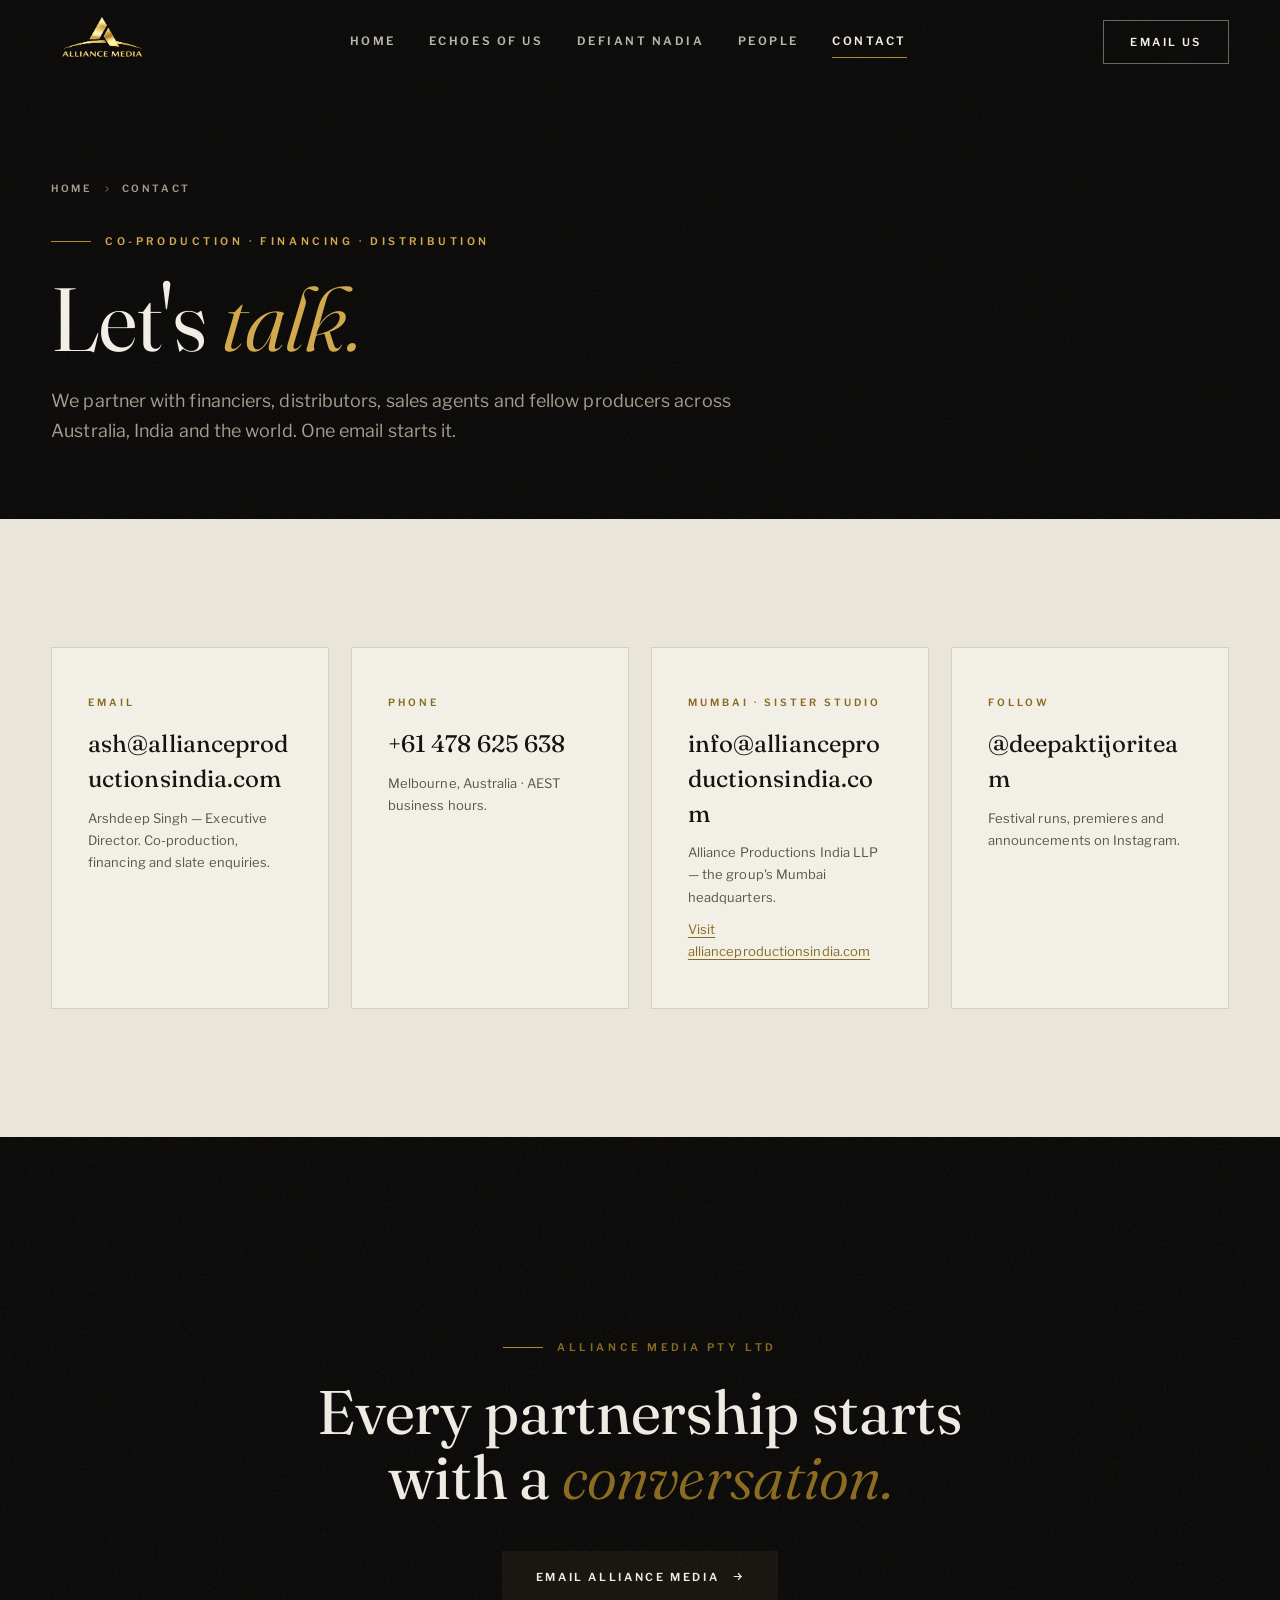
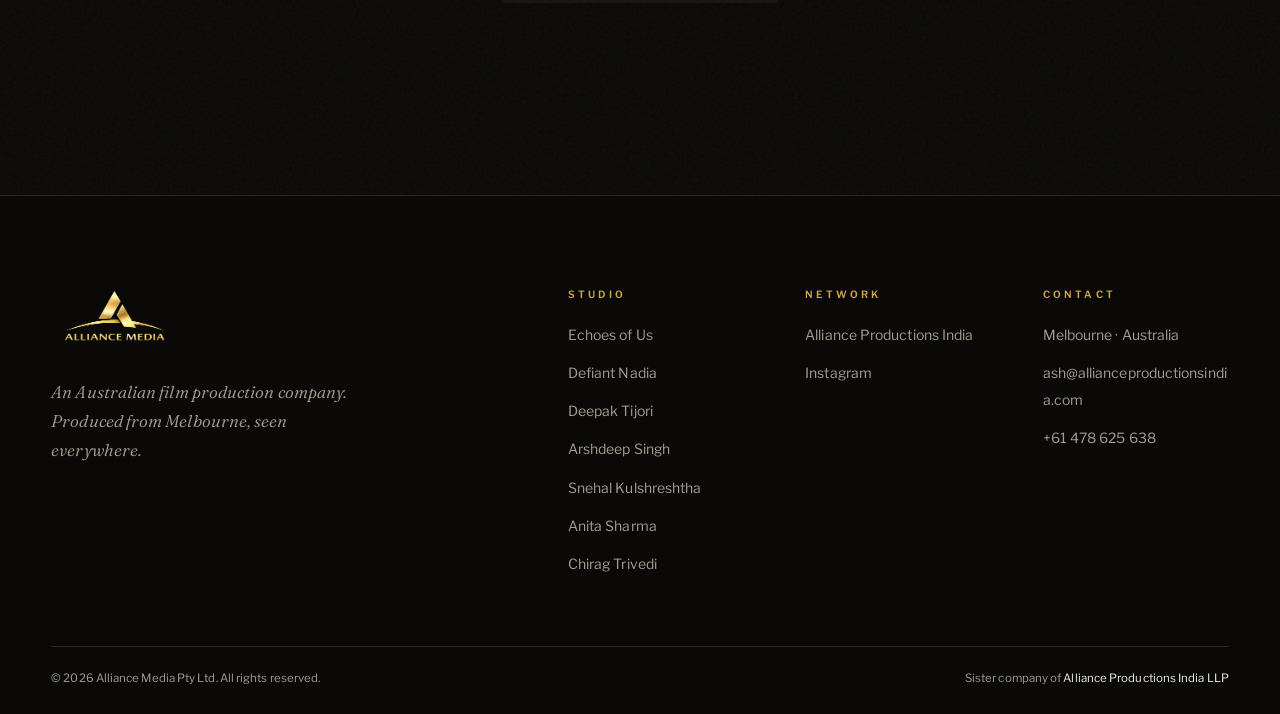
<file: contact/index.html>
<!doctype html>
<html lang="en">
<head>
  <meta charset="UTF-8" />
  <meta name="viewport" content="width=device-width, initial-scale=1.0" />
  <title>Contact Alliance Media Pty Ltd — Melbourne Film Production Company</title>
  <meta name="description" content="Contact Alliance Media Pty Ltd, Melbourne — co-production, financing and distribution conversations on the international slate." />
  <link rel="icon" href="../assets/logo/am-emblem-w400.png" />
  <link rel="preconnect" href="https://fonts.googleapis.com" />
  <link rel="preconnect" href="https://fonts.gstatic.com" crossorigin />
  <link rel="preload" as="style" href="https://fonts.googleapis.com/css2?family=Fraunces:ital,opsz,wght@0,9..144,340..560;1,9..144,340..560&family=Libre+Franklin:wght@400..800&display=swap" />
  <link href="https://fonts.googleapis.com/css2?family=Fraunces:ital,opsz,wght@0,9..144,340..560;1,9..144,340..560&family=Libre+Franklin:wght@400..800&display=swap" rel="stylesheet" media="print" onload="this.media=&quot;all&quot;" />
  <noscript><link href="https://fonts.googleapis.com/css2?family=Fraunces:ital,opsz,wght@0,9..144,340..560;1,9..144,340..560&family=Libre+Franklin:wght@400..800&display=swap" rel="stylesheet" /></noscript>
  <link rel="stylesheet" href="../styles.css?v=11" />
  <link rel="canonical" href="https://alliancemediaptyltd.au/contact/" />
  <meta property="og:type" content="website" />
  <meta property="og:site_name" content="Alliance Media Pty Ltd" />
  <meta property="og:title" content="Contact — Alliance Media Pty Ltd" />
  <meta property="og:description" content="Co-production, financing and distribution conversations — Melbourne, Australia." />
  <meta property="og:image" content="https://alliancemediaptyltd.au/assets/logo/am-logo-w1200.png" />
  <meta name="twitter:card" content="summary_large_image" />
  <meta name="twitter:title" content="Contact — Alliance Media Pty Ltd" />
  <meta name="twitter:description" content="Co-production, financing and distribution conversations — Melbourne, Australia." />
  <meta name="twitter:image" content="https://alliancemediaptyltd.au/assets/logo/am-logo-w1200.png" />

  <!-- seo-pack -->
  <meta name="robots" content="index, follow, max-image-preview:large, max-snippet:-1, max-video-preview:-1" />
  <script type="application/ld+json">
{
  "@context": "https://schema.org",
  "@graph": [
    {
      "@type": "ContactPage",
      "url": "https://alliancemediaptyltd.au/contact/",
      "name": "Contact Alliance Media Pty Ltd",
      "about": {
        "@id": "https://alliancemediaptyltd.au/#organization"
      }
    },
    {
      "@type": "BreadcrumbList",
      "itemListElement": [
        {
          "@type": "ListItem",
          "position": 1,
          "name": "Home",
          "item": "https://alliancemediaptyltd.au/"
        },
        {
          "@type": "ListItem",
          "position": 2,
          "name": "Contact",
          "item": "https://alliancemediaptyltd.au/contact/"
        }
      ]
    }
  ]
}
  </script>
</head>
<body class="header-dark">
  <a class="skip-link" href="#main">Skip to content</a>

  <div class="scroll-progress" aria-hidden="true"></div>

  <header class="site-header">
    <div class="container--wide">
      <div class="site-header__inner">
        <a class="brand" href="../" aria-label="Alliance Media Pty Ltd — home">
          <img class="brand__dark" src="../assets/logo/am-logo-dark-w600.png" alt="Alliance Media Pty Ltd" width="600" height="342" /><img class="brand__light" src="../assets/logo/am-logo-tr-w600.png" alt="Alliance Media Pty Ltd" width="600" height="342" />
        </a>
        <nav class="main-nav" aria-label="Primary">
          <a href="../">Home</a>
          <a href="../films/echoes-of-us/">Echoes of Us</a>
          <a href="../slate/">Defiant Nadia</a>
          <a href="../#leadership">People</a>
          <a href="./" aria-current="page">Contact</a>
        </nav>
        <a class="header-cta" href="mailto:ash@allianceproductionsindia.com">Email us</a>
        <button class="menu-toggle" aria-label="Menu" aria-expanded="false"><span></span></button>
      </div>
    </div>
  </header>

  <nav class="mobile-menu" aria-label="Mobile">
    <a class="mobile-menu__link" href="../"><i>01</i>Home</a>
    <a class="mobile-menu__link" href="../films/echoes-of-us/"><i>02</i>Echoes of Us</a>
    <a class="mobile-menu__link" href="../slate/"><i>03</i>Defiant Nadia</a>
    <a class="mobile-menu__link" href="../#leadership"><i>04</i>People</a>
    <a class="mobile-menu__link" href="./"><i>05</i>Contact</a>
    <div class="mobile-menu__foot">Alliance Media Pty Ltd · Melbourne, Australia</div>
  </nav>

  <main id="main">

    <!-- ====================================================== PAGE BANNER -->
    <section class="cine-banner grain">
      <div class="container">
        <nav class="breadcrumb" aria-label="Breadcrumb">
          <a href="../">Home</a>
          <svg viewBox="0 0 24 24" fill="none" stroke-width="2"><path d="M9 6l6 6-6 6"/></svg>
          <span>Contact</span>
        </nav>
        <p class="eyebrow">Co-production · Financing · Distribution</p>
        <h1>Let's <span class="accent">talk.</span></h1>
        <p class="lead">We partner with financiers, distributors, sales agents and fellow producers across Australia, India and the world. One email starts it.</p>
      </div>
    </section>

    <!-- ==================================================== CONTACT GRID -->
    <section class="section section--alt">
      <div class="container">
        <div class="contact-grid reveal-child">
          <div class="contact-cell">
            <h3>Email</h3>
            <p class="big"><a href="mailto:ash@allianceproductionsindia.com">ash@allianceproductionsindia.com</a></p>
            <p class="small">Arshdeep Singh — Executive Director. Co-production, financing and slate enquiries.</p>
          </div>
          <div class="contact-cell">
            <h3>Phone</h3>
            <p class="big"><a href="tel:+61478625638">+61 478 625 638</a></p>
            <p class="small">Melbourne, Australia · AEST business hours.</p>
          </div>
          <div class="contact-cell">
            <h3>Mumbai · Sister studio</h3>
            <p class="big"><a href="mailto:info@allianceproductionsindia.com">info@allianceproductionsindia.com</a></p>
            <p class="small">Alliance Productions India LLP — the group's Mumbai headquarters.</p>
            <p class="small"><a href="https://allianceproductionsindia.com" target="_blank" rel="noopener" style="color:var(--gold-deep); text-decoration:underline; text-underline-offset:3px">Visit allianceproductionsindia.com</a></p>
          </div>
          <div class="contact-cell">
            <h3>Follow</h3>
            <p class="big"><a href="https://www.instagram.com/deepaktijoriteam/" target="_blank" rel="noopener">@deepaktijoriteam</a></p>
            <p class="small">Festival runs, premieres and announcements on Instagram.</p>
          </div>
        </div>
      </div>
    </section>

    <!-- ============================================================= CTA -->
    <section class="finale grain">
      <div class="container">
        <p class="eyebrow">Alliance Media Pty Ltd</p>
        <h2 class="display reveal">Every partnership starts<br />with a <span class="accent">conversation.</span></h2>
        <div class="cta__actions reveal">
          <a class="btn btn--ink" href="mailto:ash@allianceproductionsindia.com">Email Alliance Media<svg viewBox="0 0 24 24" fill="none" stroke="currentColor" stroke-width="2"><path d="M5 12h14M13 6l6 6-6 6"/></svg></a>
        </div>
      </div>
    </section>
  </main>

  <!-- ============================================================ FOOTER -->
  <footer class="site-footer">
    <div class="container">
      <div class="site-footer__grid">
        <div class="site-footer__brand">
          <img src="../assets/logo/am-logo-tr-w600.png" alt="Alliance Media Pty Ltd" width="600" height="342" loading="lazy" />
          <p>An Australian film production company. Produced from Melbourne, seen everywhere.</p>
        </div>
        <div>
          <h4>Studio</h4>
          <ul>
            <li><a href="../films/echoes-of-us/">Echoes of Us</a></li>
            <li><a href="../slate/">Defiant Nadia</a></li>
            <li><a href="../people/deepak-tijori/">Deepak Tijori</a></li>
            <li><a href="../people/arshdeep-singh/">Arshdeep Singh</a></li>
            <li><a href="../people/snehal-kulshreshtha/">Snehal Kulshreshtha</a></li>
            <li><a href="../people/anita-sharma/">Anita Sharma</a></li>
            <li><a href="../people/chirag-trivedi/">Chirag Trivedi</a></li>
          </ul>
        </div>
        <div>
          <h4>Network</h4>
          <ul>
            <li><a href="https://allianceproductionsindia.com" target="_blank" rel="noopener">Alliance Productions India</a></li>
            <li><a href="https://www.instagram.com/deepaktijoriteam/" target="_blank" rel="noopener">Instagram</a></li>
          </ul>
        </div>
        <div>
          <h4>Contact</h4>
          <address>
            <ul>
              <li><span>Melbourne · Australia</span></li>
              <li><a href="mailto:ash@allianceproductionsindia.com">ash@allianceproductionsindia.com</a></li>
              <li><a href="tel:+61478625638">+61 478 625 638</a></li>
            </ul>
          </address>
        </div>
      </div>
      <div class="site-footer__bottom">
        <span>© 2026 Alliance Media Pty Ltd. All rights reserved.</span>
        <span>Sister company of <a href="https://allianceproductionsindia.com" target="_blank" rel="noopener">Alliance Productions India LLP</a></span>
      </div>
    </div>
  </footer>

  <button class="to-top" aria-label="Back to top"><svg viewBox="0 0 24 24" fill="none" stroke-width="2"><path d="M12 19V5M6 11l6-6 6 6"/></svg></button>

  <script src="../script.js?v=8"></script>
</body>
</html>
</file>
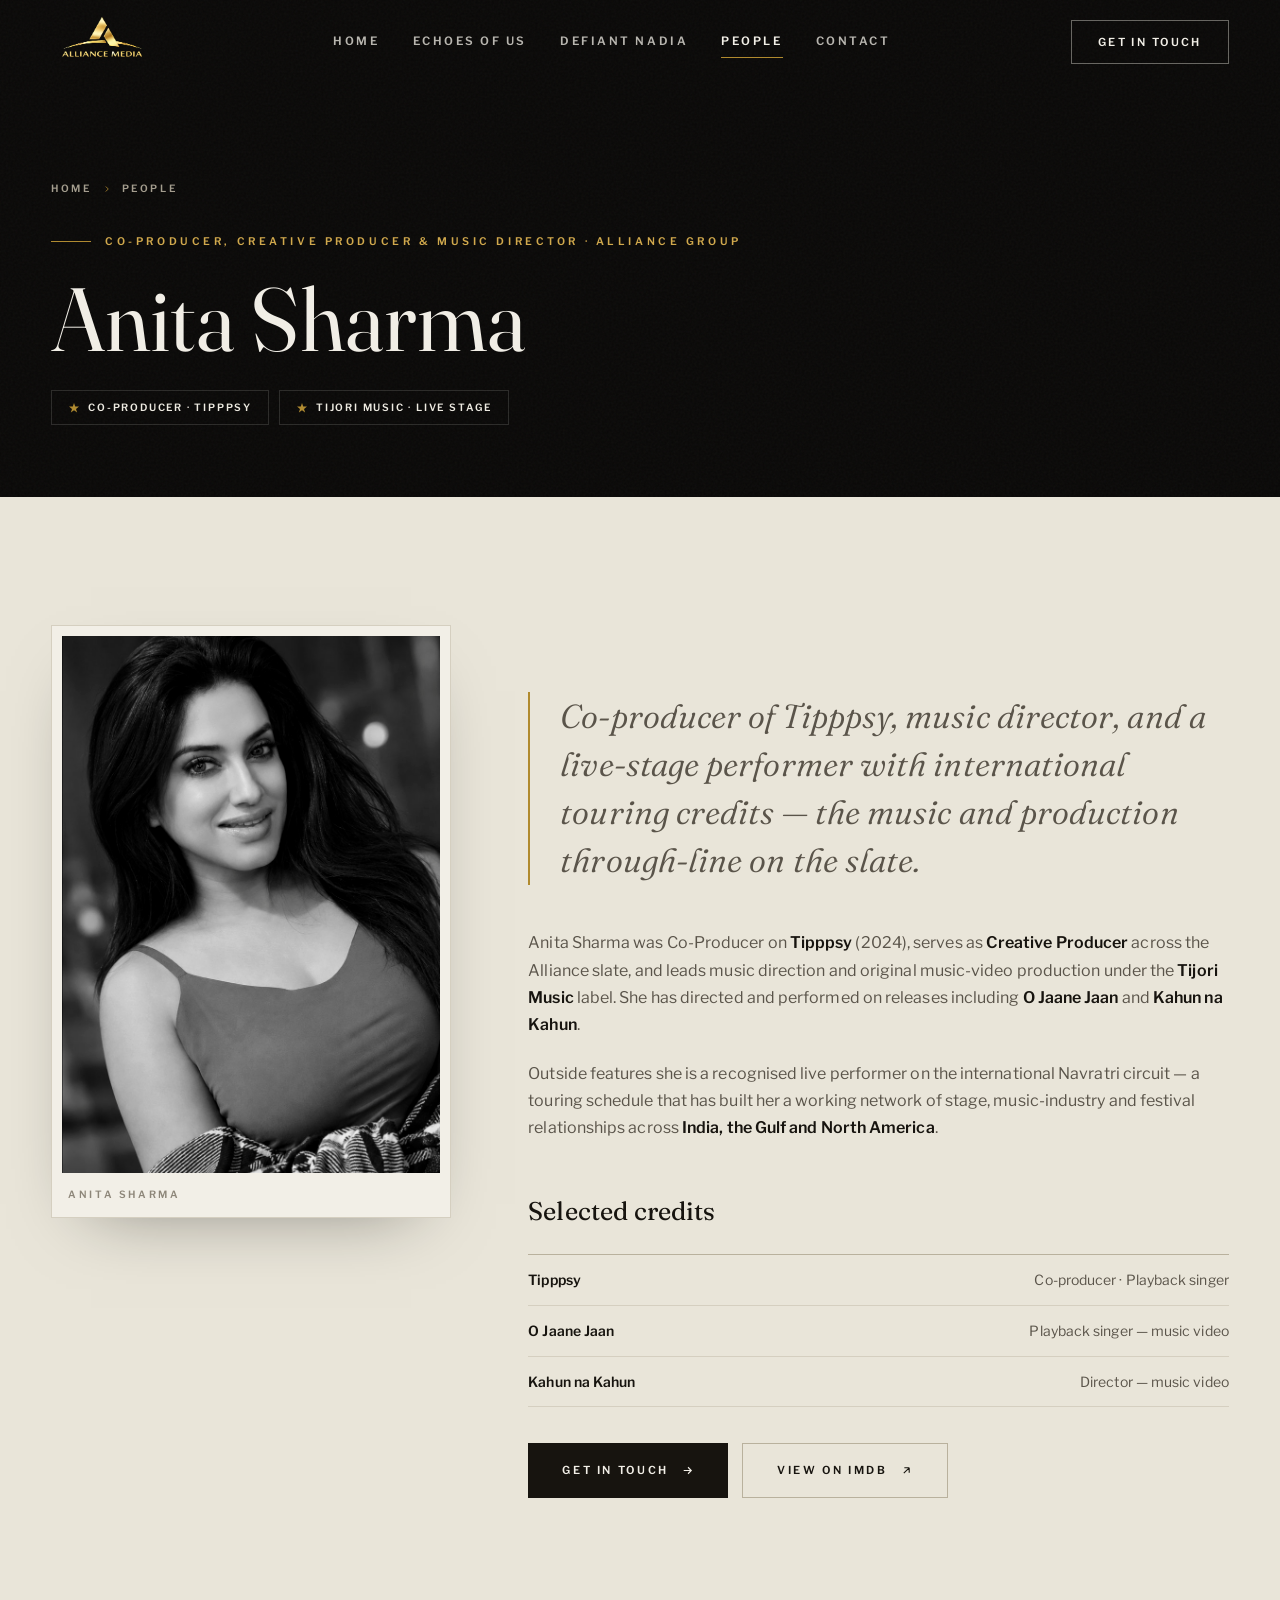
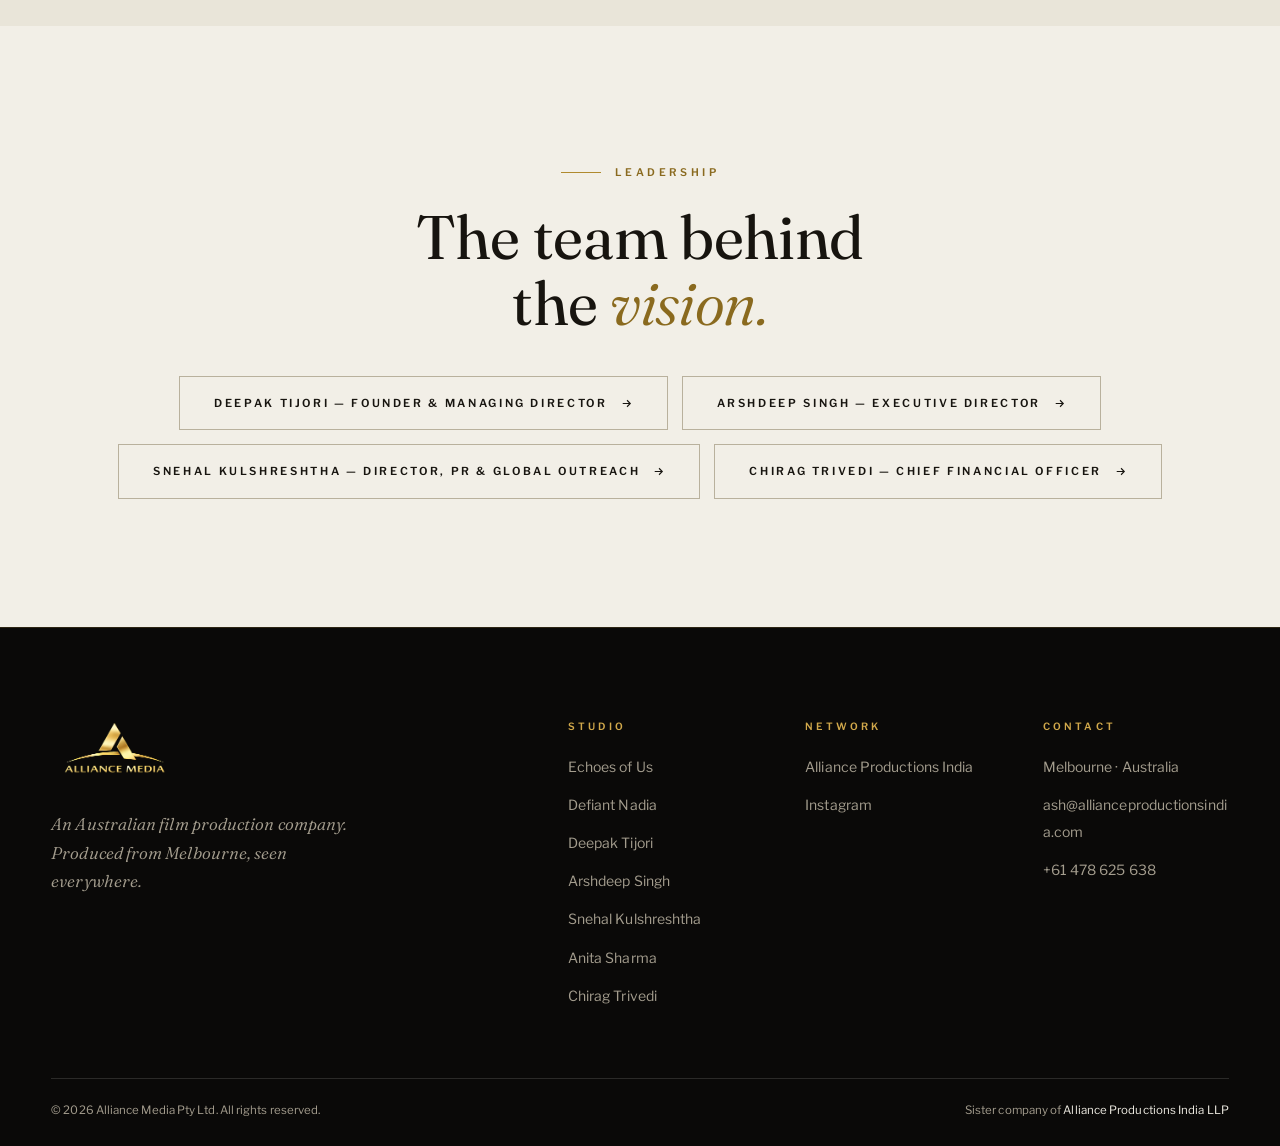
<file: people/anita-sharma/index.html>
<!doctype html>
<html lang="en">
<head>
  <meta charset="UTF-8" />
  <meta name="viewport" content="width=device-width, initial-scale=1.0" />
  <title>Anita Sharma — Creative Producer &amp; Music Director, Alliance Media Pty Ltd</title>
  <meta name="description" content="Anita Sharma — Co-Producer, Creative Producer &amp; Music Director across the Alliance group. Co-producer of Tipppsy, music director and international live-stage performer." />
  <link rel="icon" href="../../assets/logo/am-emblem-w400.png" />
  <link rel="preconnect" href="https://fonts.googleapis.com" />
  <link rel="preconnect" href="https://fonts.gstatic.com" crossorigin />
  <link rel="preload" as="style" href="https://fonts.googleapis.com/css2?family=Fraunces:ital,opsz,wght@0,9..144,340..560;1,9..144,340..560&family=Libre+Franklin:wght@400..800&display=swap" />
  <link href="https://fonts.googleapis.com/css2?family=Fraunces:ital,opsz,wght@0,9..144,340..560;1,9..144,340..560&family=Libre+Franklin:wght@400..800&display=swap" rel="stylesheet" media="print" onload="this.media=&quot;all&quot;" />
  <noscript><link href="https://fonts.googleapis.com/css2?family=Fraunces:ital,opsz,wght@0,9..144,340..560;1,9..144,340..560&family=Libre+Franklin:wght@400..800&display=swap" rel="stylesheet" /></noscript>
  <link rel="stylesheet" href="../../styles.css?v=11" />
  <link rel="canonical" href="https://alliancemediaptyltd.au/people/anita-sharma/" />
  <meta property="og:type" content="profile" />
  <meta property="og:site_name" content="Alliance Media Pty Ltd" />
  <meta property="og:title" content="Anita Sharma — Alliance Media Pty Ltd" />
  <meta property="og:description" content="Co-Producer, Creative Producer &amp; Music Director across the Alliance group — the music and production through-line on the slate." />
  <meta property="og:image" content="https://alliancemediaptyltd.au/assets/people/anita-sharma-w800.jpg" />
  <meta name="twitter:card" content="summary_large_image" />
  <meta name="twitter:title" content="Anita Sharma — Alliance Media Pty Ltd" />
  <meta name="twitter:description" content="Co-Producer, Creative Producer &amp; Music Director across the Alliance group." />
  <meta name="twitter:image" content="https://alliancemediaptyltd.au/assets/people/anita-sharma-w800.jpg" />

  <!-- seo-pack -->
  <meta name="robots" content="index, follow, max-image-preview:large, max-snippet:-1, max-video-preview:-1" />
  <script type="application/ld+json">
{
  "@context": "https://schema.org",
  "@graph": [
    {
      "@type": "Person",
      "@id": "https://alliancemediaptyltd.au/people/anita-sharma/#person",
      "name": "Anita Sharma",
      "jobTitle": "Co-Producer, Creative Producer & Music Director",
      "url": "https://alliancemediaptyltd.au/people/anita-sharma/",
      "image": "https://alliancemediaptyltd.au/assets/people/anita-sharma-w800.jpg",
      "description": "Anita Sharma is Co-Producer, Creative Producer and Music Director across the Alliance group — co-producer of Tipppsy, music director under the Tijori Music label and an international live-stage performer.",
      "worksFor": {
        "@id": "https://alliancemediaptyltd.au/#organization"
      },
      "affiliation": {
        "@id": "https://alliancemediaptyltd.au/#organization"
      },
      "sameAs": [
        "https://www.imdb.com/name/nm12129765/",
        "https://allianceproductionsindia.com/people/anita-sharma/"
      ]
    },
    {
      "@type": "BreadcrumbList",
      "itemListElement": [
        {
          "@type": "ListItem",
          "position": 1,
          "name": "Home",
          "item": "https://alliancemediaptyltd.au/"
        },
        {
          "@type": "ListItem",
          "position": 2,
          "name": "People",
          "item": "https://alliancemediaptyltd.au/#leadership"
        },
        {
          "@type": "ListItem",
          "position": 3,
          "name": "Anita Sharma",
          "item": "https://alliancemediaptyltd.au/people/anita-sharma/"
        }
      ]
    }
  ]
}
  </script>
</head>
<body class="header-dark">
  <a class="skip-link" href="#main">Skip to content</a>

  <div class="scroll-progress" aria-hidden="true"></div>

  <header class="site-header">
    <div class="container--wide">
      <div class="site-header__inner">
        <a class="brand" href="../../" aria-label="Alliance Media Pty Ltd — home">
          <img class="brand__dark" src="../../assets/logo/am-logo-dark-w600.png" alt="Alliance Media Pty Ltd" width="600" height="342" /><img class="brand__light" src="../../assets/logo/am-logo-tr-w600.png" alt="Alliance Media Pty Ltd" width="600" height="342" />
        </a>
        <nav class="main-nav" aria-label="Primary">
          <a href="../../">Home</a>
          <a href="../../films/echoes-of-us/">Echoes of Us</a>
          <a href="../../slate/">Defiant Nadia</a>
          <a href="../../#leadership" aria-current="page">People</a>
          <a href="../../contact/">Contact</a>
        </nav>
        <a class="header-cta" href="../../contact/">Get in touch</a>
        <button class="menu-toggle" aria-label="Menu" aria-expanded="false"><span></span></button>
      </div>
    </div>
  </header>

  <nav class="mobile-menu" aria-label="Mobile">
    <a class="mobile-menu__link" href="../../"><i>01</i>Home</a>
    <a class="mobile-menu__link" href="../../films/echoes-of-us/"><i>02</i>Echoes of Us</a>
    <a class="mobile-menu__link" href="../../slate/"><i>03</i>Defiant Nadia</a>
    <a class="mobile-menu__link" href="../../#leadership"><i>04</i>People</a>
    <a class="mobile-menu__link" href="../../contact/"><i>05</i>Contact</a>
    <div class="mobile-menu__foot">Alliance Media Pty Ltd · Melbourne, Australia</div>
  </nav>

  <main id="main">

    <!-- ====================================================== PAGE BANNER -->
    <section class="cine-banner grain">
      <div class="container">
        <nav class="breadcrumb" aria-label="Breadcrumb">
          <a href="../../">Home</a>
          <svg viewBox="0 0 24 24" fill="none" stroke-width="2"><path d="M9 6l6 6-6 6"/></svg>
          <span>People</span>
        </nav>
        <p class="eyebrow">Co-Producer, Creative Producer &amp; Music Director · Alliance group</p>
        <h1>Anita Sharma</h1>
        <div class="badge-row">
          <span class="laurel"><svg viewBox="0 0 24 24"><path d="M12 2l2.4 7.2H22l-6 4.6 2.3 7.2-6.3-4.5-6.3 4.5 2.3-7.2-6-4.6h7.6z"/></svg>Co-producer · Tipppsy</span>
          <span class="laurel"><svg viewBox="0 0 24 24"><path d="M12 2l2.4 7.2H22l-6 4.6 2.3 7.2-6.3-4.5-6.3 4.5 2.3-7.2-6-4.6h7.6z"/></svg>Tijori Music · Live stage</span>
        </div>
      </div>
    </section>

    <!-- ========================================================== PROFILE -->
    <section class="section section--alt">
      <div class="container">
        <div class="person-layout">
          <div class="person-portrait reveal">
            <figure>
              <img src="../../assets/people/anita-sharma-w800.jpg" alt="Anita Sharma — portrait" width="800" height="1135" />
              <figcaption>Anita Sharma</figcaption>
            </figure>
          </div>
          <div class="prose reveal">
            <p class="pull-quote">Co-producer of Tipppsy, music director, and a live-stage performer with international touring credits — the music and production through-line on the slate.</p>
            <p>Anita Sharma was Co-Producer on <strong>Tipppsy</strong> (2024), serves as <strong>Creative Producer</strong> across the Alliance slate, and leads music direction and original music-video production under the <strong>Tijori Music</strong> label. She has directed and performed on releases including <strong>O Jaane Jaan</strong> and <strong>Kahun na Kahun</strong>.</p>
            <p>Outside features she is a recognised live performer on the international Navratri circuit — a touring schedule that has built her a working network of stage, music-industry and festival relationships across <strong>India, the Gulf and North America</strong>.</p>

            <h3>Selected credits</h3>
            <ul class="credits-list">
              <li><strong>Tipppsy</strong><span>Co-producer · Playback singer</span></li>
              <li><strong>O Jaane Jaan</strong><span>Playback singer — music video</span></li>
              <li><strong>Kahun na Kahun</strong><span>Director — music video</span></li>
            </ul>

            <div class="hero__actions" style="margin-top:36px">
              <a class="btn btn--ink" href="../../contact/">Get in touch<svg viewBox="0 0 24 24" fill="none" stroke="currentColor" stroke-width="2"><path d="M5 12h14M13 6l6 6-6 6"/></svg></a>
              <a class="btn btn--line" href="https://www.imdb.com/name/nm12129765/" target="_blank" rel="noopener">View on IMDb<svg viewBox="0 0 24 24" fill="none" stroke="currentColor" stroke-width="2"><path d="M7 17L17 7M17 7H8M17 7v9"/></svg></a>
            </div>
          </div>
        </div>
      </div>
    </section>

    <!-- ============================================================= CTA -->
    <section class="section cta">
      <div class="container">
        <p class="eyebrow">Leadership</p>
        <h2 class="display reveal">The team behind<br />the <span class="accent">vision.</span></h2>
        <div class="cta__actions reveal">
          <a class="btn btn--line" href="../deepak-tijori/">Deepak Tijori — Founder &amp; Managing Director<svg viewBox="0 0 24 24" fill="none" stroke="currentColor" stroke-width="2"><path d="M5 12h14M13 6l6 6-6 6"/></svg></a>
          <a class="btn btn--line" href="../arshdeep-singh/">Arshdeep Singh — Executive Director<svg viewBox="0 0 24 24" fill="none" stroke="currentColor" stroke-width="2"><path d="M5 12h14M13 6l6 6-6 6"/></svg></a>
          <a class="btn btn--line" href="../snehal-kulshreshtha/">Snehal Kulshreshtha — Director, PR &amp; Global Outreach<svg viewBox="0 0 24 24" fill="none" stroke="currentColor" stroke-width="2"><path d="M5 12h14M13 6l6 6-6 6"/></svg></a>
          <a class="btn btn--line" href="../chirag-trivedi/">Chirag Trivedi — Chief Financial Officer<svg viewBox="0 0 24 24" fill="none" stroke="currentColor" stroke-width="2"><path d="M5 12h14M13 6l6 6-6 6"/></svg></a>
        </div>
      </div>
    </section>
  </main>

  <!-- ============================================================ FOOTER -->
  <footer class="site-footer">
    <div class="container">
      <div class="site-footer__grid">
        <div class="site-footer__brand">
          <img src="../../assets/logo/am-logo-tr-w600.png" alt="Alliance Media Pty Ltd" width="600" height="342" loading="lazy" />
          <p>An Australian film production company. Produced from Melbourne, seen everywhere.</p>
        </div>
        <div>
          <h4>Studio</h4>
          <ul>
            <li><a href="../../films/echoes-of-us/">Echoes of Us</a></li>
            <li><a href="../../slate/">Defiant Nadia</a></li>
            <li><a href="../deepak-tijori/">Deepak Tijori</a></li>
            <li><a href="../arshdeep-singh/">Arshdeep Singh</a></li>
            <li><a href="../snehal-kulshreshtha/">Snehal Kulshreshtha</a></li>
            <li><a href="./">Anita Sharma</a></li>
            <li><a href="../chirag-trivedi/">Chirag Trivedi</a></li>
          </ul>
        </div>
        <div>
          <h4>Network</h4>
          <ul>
            <li><a href="https://allianceproductionsindia.com" target="_blank" rel="noopener">Alliance Productions India</a></li>
            <li><a href="https://www.instagram.com/deepaktijoriteam/" target="_blank" rel="noopener">Instagram</a></li>
          </ul>
        </div>
        <div>
          <h4>Contact</h4>
          <address>
            <ul>
              <li><span>Melbourne · Australia</span></li>
              <li><a href="mailto:ash@allianceproductionsindia.com">ash@allianceproductionsindia.com</a></li>
              <li><a href="tel:+61478625638">+61 478 625 638</a></li>
            </ul>
          </address>
        </div>
      </div>
      <div class="site-footer__bottom">
        <span>© 2026 Alliance Media Pty Ltd. All rights reserved.</span>
        <span>Sister company of <a href="https://allianceproductionsindia.com" target="_blank" rel="noopener">Alliance Productions India LLP</a></span>
      </div>
    </div>
  </footer>

  <button class="to-top" aria-label="Back to top"><svg viewBox="0 0 24 24" fill="none" stroke-width="2"><path d="M12 19V5M6 11l6-6 6 6"/></svg></button>

  <script src="../../script.js?v=8"></script>
</body>
</html>
</file>
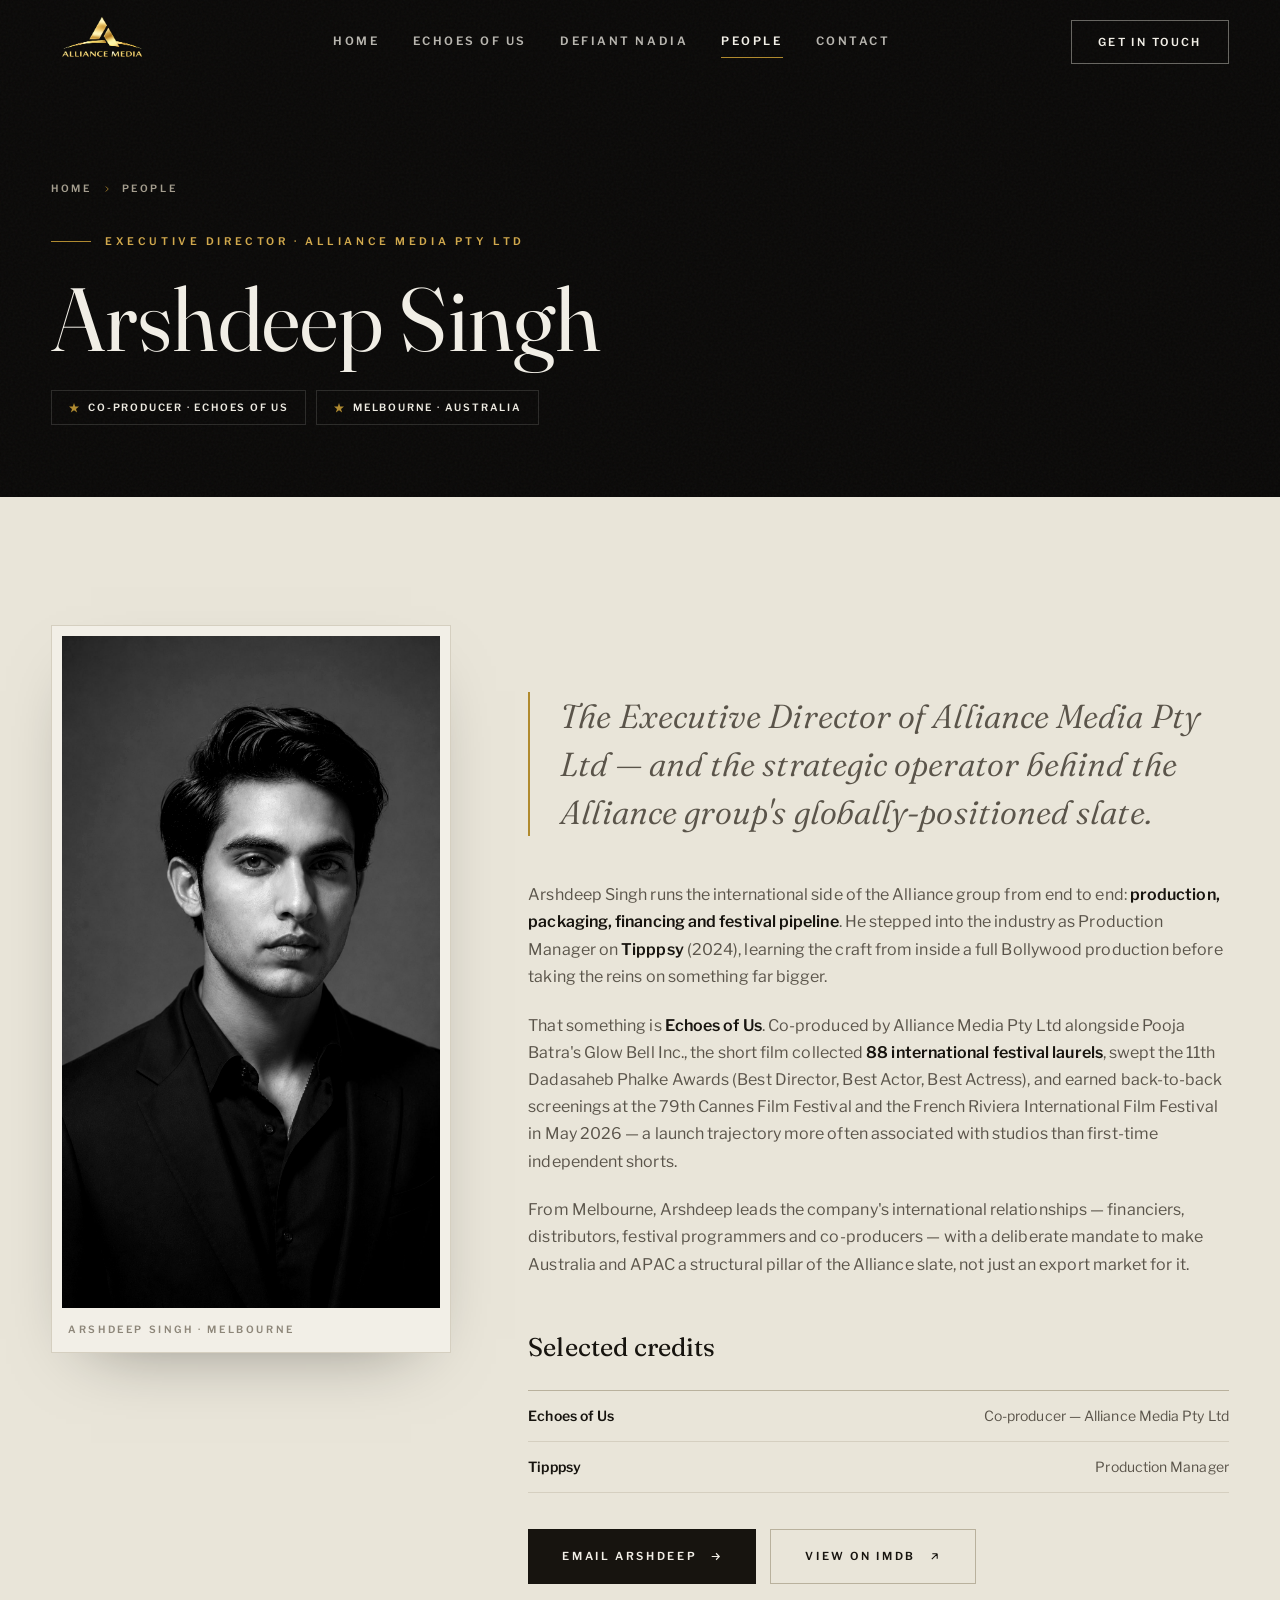
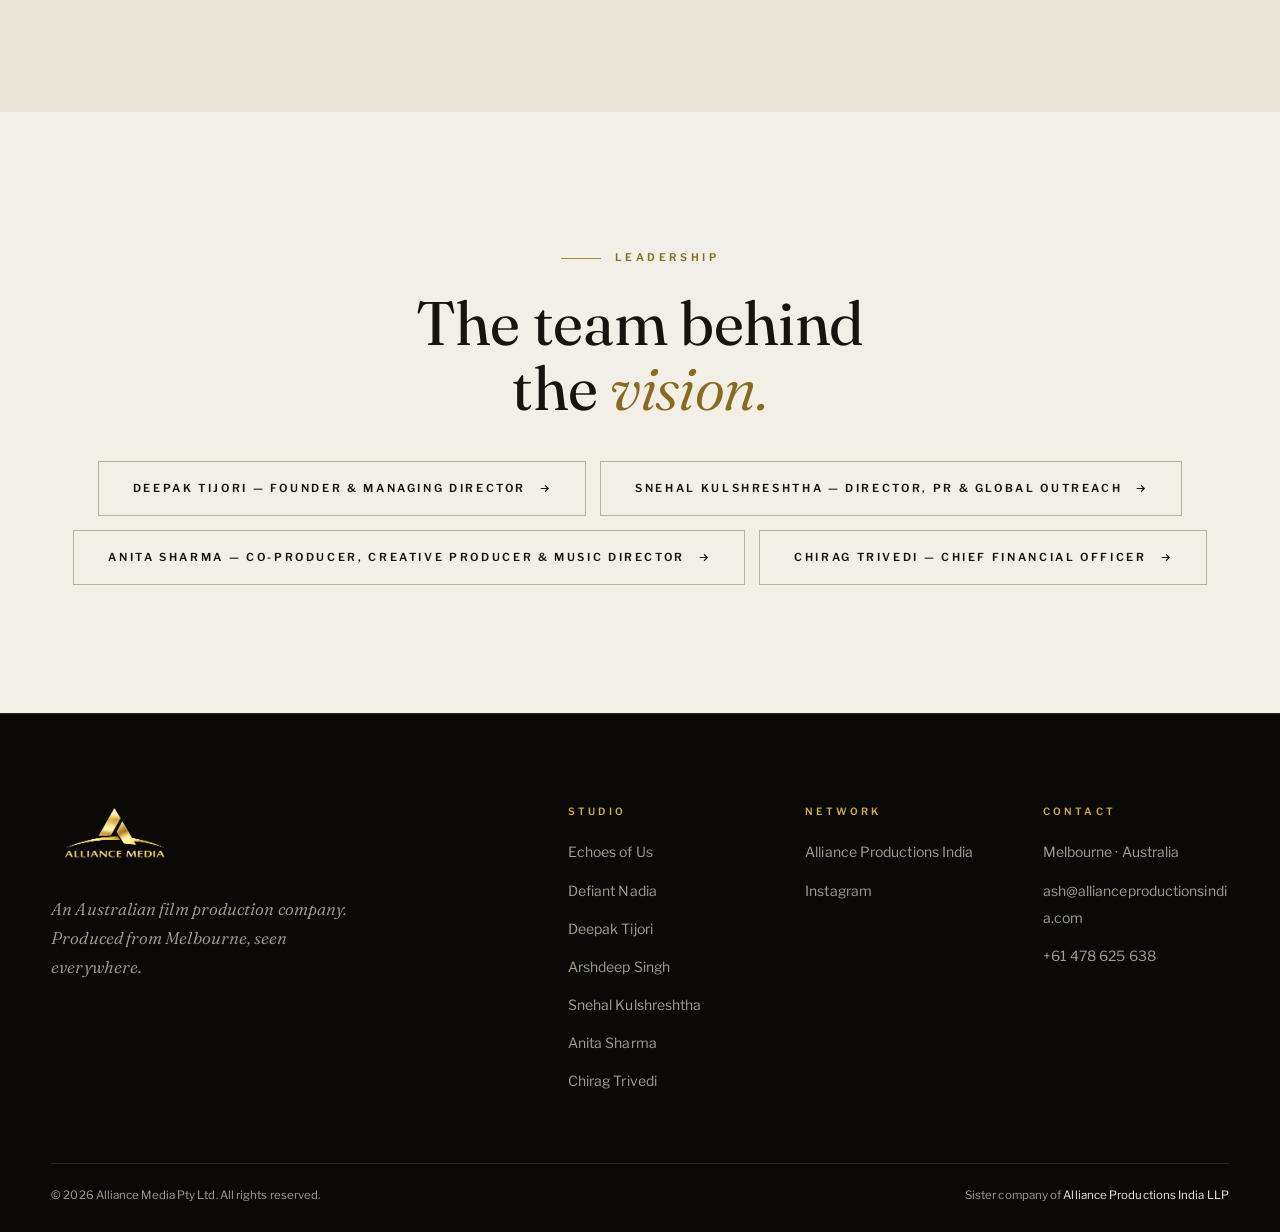
<file: people/arshdeep-singh/index.html>
<!doctype html>
<html lang="en">
<head>
  <meta charset="UTF-8" />
  <meta name="viewport" content="width=device-width, initial-scale=1.0" />
  <title>Arshdeep Singh — Executive Director, Alliance Media Pty Ltd | Film Producer, Melbourne</title>
  <meta name="description" content="Arshdeep Singh — Executive Director of Alliance Media Pty Ltd, Melbourne. The international operator behind the Alliance group's globally-positioned slate and co-producer of Echoes of Us." />
  <link rel="icon" href="../../assets/logo/am-emblem-w400.png" />
  <link rel="preconnect" href="https://fonts.googleapis.com" />
  <link rel="preconnect" href="https://fonts.gstatic.com" crossorigin />
  <link rel="preload" as="style" href="https://fonts.googleapis.com/css2?family=Fraunces:ital,opsz,wght@0,9..144,340..560;1,9..144,340..560&family=Libre+Franklin:wght@400..800&display=swap" />
  <link href="https://fonts.googleapis.com/css2?family=Fraunces:ital,opsz,wght@0,9..144,340..560;1,9..144,340..560&family=Libre+Franklin:wght@400..800&display=swap" rel="stylesheet" media="print" onload="this.media=&quot;all&quot;" />
  <noscript><link href="https://fonts.googleapis.com/css2?family=Fraunces:ital,opsz,wght@0,9..144,340..560;1,9..144,340..560&family=Libre+Franklin:wght@400..800&display=swap" rel="stylesheet" /></noscript>
  <link rel="stylesheet" href="../../styles.css?v=11" />
  <link rel="canonical" href="https://alliancemediaptyltd.au/people/arshdeep-singh/" />
  <meta property="og:type" content="profile" />
  <meta property="og:site_name" content="Alliance Media Pty Ltd" />
  <meta property="og:title" content="Arshdeep Singh — Alliance Media Pty Ltd" />
  <meta property="og:description" content="Executive Director of Alliance Media Pty Ltd. Co-producer on Echoes of Us — 88+ international laurels." />
  <meta property="og:image" content="https://alliancemediaptyltd.au/assets/people/arshdeep-singh-w1200.jpg" />
  <meta name="twitter:card" content="summary_large_image" />
  <meta name="twitter:title" content="Arshdeep Singh — Alliance Media Pty Ltd" />
  <meta name="twitter:description" content="Executive Director of Alliance Media Pty Ltd. Co-producer on Echoes of Us." />
  <meta name="twitter:image" content="https://alliancemediaptyltd.au/assets/people/arshdeep-singh-w1200.jpg" />

  <!-- seo-pack -->
  <meta name="robots" content="index, follow, max-image-preview:large, max-snippet:-1, max-video-preview:-1" />
  <script type="application/ld+json">
{
  "@context": "https://schema.org",
  "@graph": [
    {
      "@type": "Person",
      "@id": "https://alliancemediaptyltd.au/people/arshdeep-singh/#person",
      "name": "Arshdeep Singh",
      "jobTitle": "Executive Director",
      "url": "https://alliancemediaptyltd.au/people/arshdeep-singh/",
      "image": "https://alliancemediaptyltd.au/assets/people/arshdeep-singh-w1200.jpg",
      "description": "Arshdeep Singh is the Executive Director of Alliance Media Pty Ltd, the Melbourne-based Australian film production company — co-producer of the award-winning short film Echoes of Us and the international operator behind the Alliance group's slate, including the upcoming feature Defiant Nadia.",
      "worksFor": {
        "@id": "https://alliancemediaptyltd.au/#organization"
      },
      "affiliation": {
        "@id": "https://alliancemediaptyltd.au/#organization"
      },
      "sameAs": [
        "https://www.imdb.com/name/nm15166409/",
        "https://allianceproductionsindia.com/people/arshdeep-singh/"
      ]
    },
    {
      "@type": "BreadcrumbList",
      "itemListElement": [
        {
          "@type": "ListItem",
          "position": 1,
          "name": "Home",
          "item": "https://alliancemediaptyltd.au/"
        },
        {
          "@type": "ListItem",
          "position": 2,
          "name": "People",
          "item": "https://alliancemediaptyltd.au/#leadership"
        },
        {
          "@type": "ListItem",
          "position": 3,
          "name": "Arshdeep Singh",
          "item": "https://alliancemediaptyltd.au/people/arshdeep-singh/"
        }
      ]
    }
  ]
}
  </script>
</head>
<body class="header-dark">
  <a class="skip-link" href="#main">Skip to content</a>

  <div class="scroll-progress" aria-hidden="true"></div>

  <header class="site-header">
    <div class="container--wide">
      <div class="site-header__inner">
        <a class="brand" href="../../" aria-label="Alliance Media Pty Ltd — home">
          <img class="brand__dark" src="../../assets/logo/am-logo-dark-w600.png" alt="Alliance Media Pty Ltd" width="600" height="342" /><img class="brand__light" src="../../assets/logo/am-logo-tr-w600.png" alt="Alliance Media Pty Ltd" width="600" height="342" />
        </a>
        <nav class="main-nav" aria-label="Primary">
          <a href="../../">Home</a>
          <a href="../../films/echoes-of-us/">Echoes of Us</a>
          <a href="../../slate/">Defiant Nadia</a>
          <a href="../../#leadership" aria-current="page">People</a>
          <a href="../../contact/">Contact</a>
        </nav>
        <a class="header-cta" href="../../contact/">Get in touch</a>
        <button class="menu-toggle" aria-label="Menu" aria-expanded="false"><span></span></button>
      </div>
    </div>
  </header>

  <nav class="mobile-menu" aria-label="Mobile">
    <a class="mobile-menu__link" href="../../"><i>01</i>Home</a>
    <a class="mobile-menu__link" href="../../films/echoes-of-us/"><i>02</i>Echoes of Us</a>
    <a class="mobile-menu__link" href="../../slate/"><i>03</i>Defiant Nadia</a>
    <a class="mobile-menu__link" href="../../#leadership"><i>04</i>People</a>
    <a class="mobile-menu__link" href="../../contact/"><i>05</i>Contact</a>
    <div class="mobile-menu__foot">Alliance Media Pty Ltd · Melbourne, Australia</div>
  </nav>

  <main id="main">

    <!-- ====================================================== PAGE BANNER -->
    <section class="cine-banner grain">
      <div class="container">
        <nav class="breadcrumb" aria-label="Breadcrumb">
          <a href="../../">Home</a>
          <svg viewBox="0 0 24 24" fill="none" stroke-width="2"><path d="M9 6l6 6-6 6"/></svg>
          <span>People</span>
        </nav>
        <p class="eyebrow">Executive Director · Alliance Media Pty Ltd</p>
        <h1>Arshdeep Singh</h1>
        <div class="badge-row">
          <span class="laurel"><svg viewBox="0 0 24 24"><path d="M12 2l2.4 7.2H22l-6 4.6 2.3 7.2-6.3-4.5-6.3 4.5 2.3-7.2-6-4.6h7.6z"/></svg>Co-producer · Echoes of Us</span>
          <span class="laurel"><svg viewBox="0 0 24 24"><path d="M12 2l2.4 7.2H22l-6 4.6 2.3 7.2-6.3-4.5-6.3 4.5 2.3-7.2-6-4.6h7.6z"/></svg>Melbourne · Australia</span>
        </div>
      </div>
    </section>

    <!-- ========================================================== PROFILE -->
    <section class="section section--alt">
      <div class="container">
        <div class="person-layout">
          <div class="person-portrait reveal">
            <figure>
              <img src="../../assets/people/arshdeep-singh-w1200.jpg" alt="Arshdeep Singh — portrait" width="1200" height="2132" />
              <figcaption>Arshdeep Singh · Melbourne</figcaption>
            </figure>
          </div>
          <div class="prose reveal">
            <p class="pull-quote">The Executive Director of Alliance Media Pty Ltd — and the strategic operator behind the Alliance group's globally-positioned slate.</p>
            <p>Arshdeep Singh runs the international side of the Alliance group from end to end: <strong>production, packaging, financing and festival pipeline</strong>. He stepped into the industry as Production Manager on <strong>Tipppsy</strong> (2024), learning the craft from inside a full Bollywood production before taking the reins on something far bigger.</p>
            <p>That something is <strong>Echoes of Us</strong>. Co-produced by Alliance Media Pty Ltd alongside Pooja Batra's Glow Bell Inc., the short film collected <strong>88 international festival laurels</strong>, swept the 11th Dadasaheb Phalke Awards (Best Director, Best Actor, Best Actress), and earned back-to-back screenings at the 79th Cannes Film Festival and the French Riviera International Film Festival in May 2026 — a launch trajectory more often associated with studios than first-time independent shorts.</p>
            <p>From Melbourne, Arshdeep leads the company's international relationships — financiers, distributors, festival programmers and co-producers — with a deliberate mandate to make Australia and APAC a structural pillar of the Alliance slate, not just an export market for it.</p>

            <h3>Selected credits</h3>
            <ul class="credits-list">
              <li><strong>Echoes of Us</strong><span>Co-producer — Alliance Media Pty Ltd</span></li>
              <li><strong>Tipppsy</strong><span>Production Manager</span></li>
            </ul>

            <div class="hero__actions" style="margin-top:36px">
              <a class="btn btn--ink" href="mailto:ash@allianceproductionsindia.com">Email Arshdeep<svg viewBox="0 0 24 24" fill="none" stroke="currentColor" stroke-width="2"><path d="M5 12h14M13 6l6 6-6 6"/></svg></a>
              <a class="btn btn--line" href="https://www.imdb.com/name/nm15166409/" target="_blank" rel="noopener">View on IMDb<svg viewBox="0 0 24 24" fill="none" stroke="currentColor" stroke-width="2"><path d="M7 17L17 7M17 7H8M17 7v9"/></svg></a>
            </div>
          </div>
        </div>
      </div>
    </section>

    <!-- ============================================================= CTA -->
    <section class="section cta">
      <div class="container">
        <p class="eyebrow">Leadership</p>
        <h2 class="display reveal">The team behind<br />the <span class="accent">vision.</span></h2>
        <div class="cta__actions reveal">
          <a class="btn btn--line" href="../deepak-tijori/">Deepak Tijori — Founder &amp; Managing Director<svg viewBox="0 0 24 24" fill="none" stroke="currentColor" stroke-width="2"><path d="M5 12h14M13 6l6 6-6 6"/></svg></a>
          <a class="btn btn--line" href="../snehal-kulshreshtha/">Snehal Kulshreshtha — Director, PR &amp; Global Outreach<svg viewBox="0 0 24 24" fill="none" stroke="currentColor" stroke-width="2"><path d="M5 12h14M13 6l6 6-6 6"/></svg></a>
          <a class="btn btn--line" href="../anita-sharma/">Anita Sharma — Co-Producer, Creative Producer &amp; Music Director<svg viewBox="0 0 24 24" fill="none" stroke="currentColor" stroke-width="2"><path d="M5 12h14M13 6l6 6-6 6"/></svg></a>
          <a class="btn btn--line" href="../chirag-trivedi/">Chirag Trivedi — Chief Financial Officer<svg viewBox="0 0 24 24" fill="none" stroke="currentColor" stroke-width="2"><path d="M5 12h14M13 6l6 6-6 6"/></svg></a>
        </div>
      </div>
    </section>
  </main>

  <!-- ============================================================ FOOTER -->
  <footer class="site-footer">
    <div class="container">
      <div class="site-footer__grid">
        <div class="site-footer__brand">
          <img src="../../assets/logo/am-logo-tr-w600.png" alt="Alliance Media Pty Ltd" width="600" height="342" loading="lazy" />
          <p>An Australian film production company. Produced from Melbourne, seen everywhere.</p>
        </div>
        <div>
          <h4>Studio</h4>
          <ul>
            <li><a href="../../films/echoes-of-us/">Echoes of Us</a></li>
            <li><a href="../../slate/">Defiant Nadia</a></li>
            <li><a href="../deepak-tijori/">Deepak Tijori</a></li>
            <li><a href="./">Arshdeep Singh</a></li>
            <li><a href="../snehal-kulshreshtha/">Snehal Kulshreshtha</a></li>
            <li><a href="../anita-sharma/">Anita Sharma</a></li>
            <li><a href="../chirag-trivedi/">Chirag Trivedi</a></li>
          </ul>
        </div>
        <div>
          <h4>Network</h4>
          <ul>
            <li><a href="https://allianceproductionsindia.com" target="_blank" rel="noopener">Alliance Productions India</a></li>
            <li><a href="https://www.instagram.com/deepaktijoriteam/" target="_blank" rel="noopener">Instagram</a></li>
          </ul>
        </div>
        <div>
          <h4>Contact</h4>
          <address>
            <ul>
              <li><span>Melbourne · Australia</span></li>
              <li><a href="mailto:ash@allianceproductionsindia.com">ash@allianceproductionsindia.com</a></li>
              <li><a href="tel:+61478625638">+61 478 625 638</a></li>
            </ul>
          </address>
        </div>
      </div>
      <div class="site-footer__bottom">
        <span>© 2026 Alliance Media Pty Ltd. All rights reserved.</span>
        <span>Sister company of <a href="https://allianceproductionsindia.com" target="_blank" rel="noopener">Alliance Productions India LLP</a></span>
      </div>
    </div>
  </footer>

  <button class="to-top" aria-label="Back to top"><svg viewBox="0 0 24 24" fill="none" stroke-width="2"><path d="M12 19V5M6 11l6-6 6 6"/></svg></button>

  <script src="../../script.js?v=8"></script>
</body>
</html>
</file>
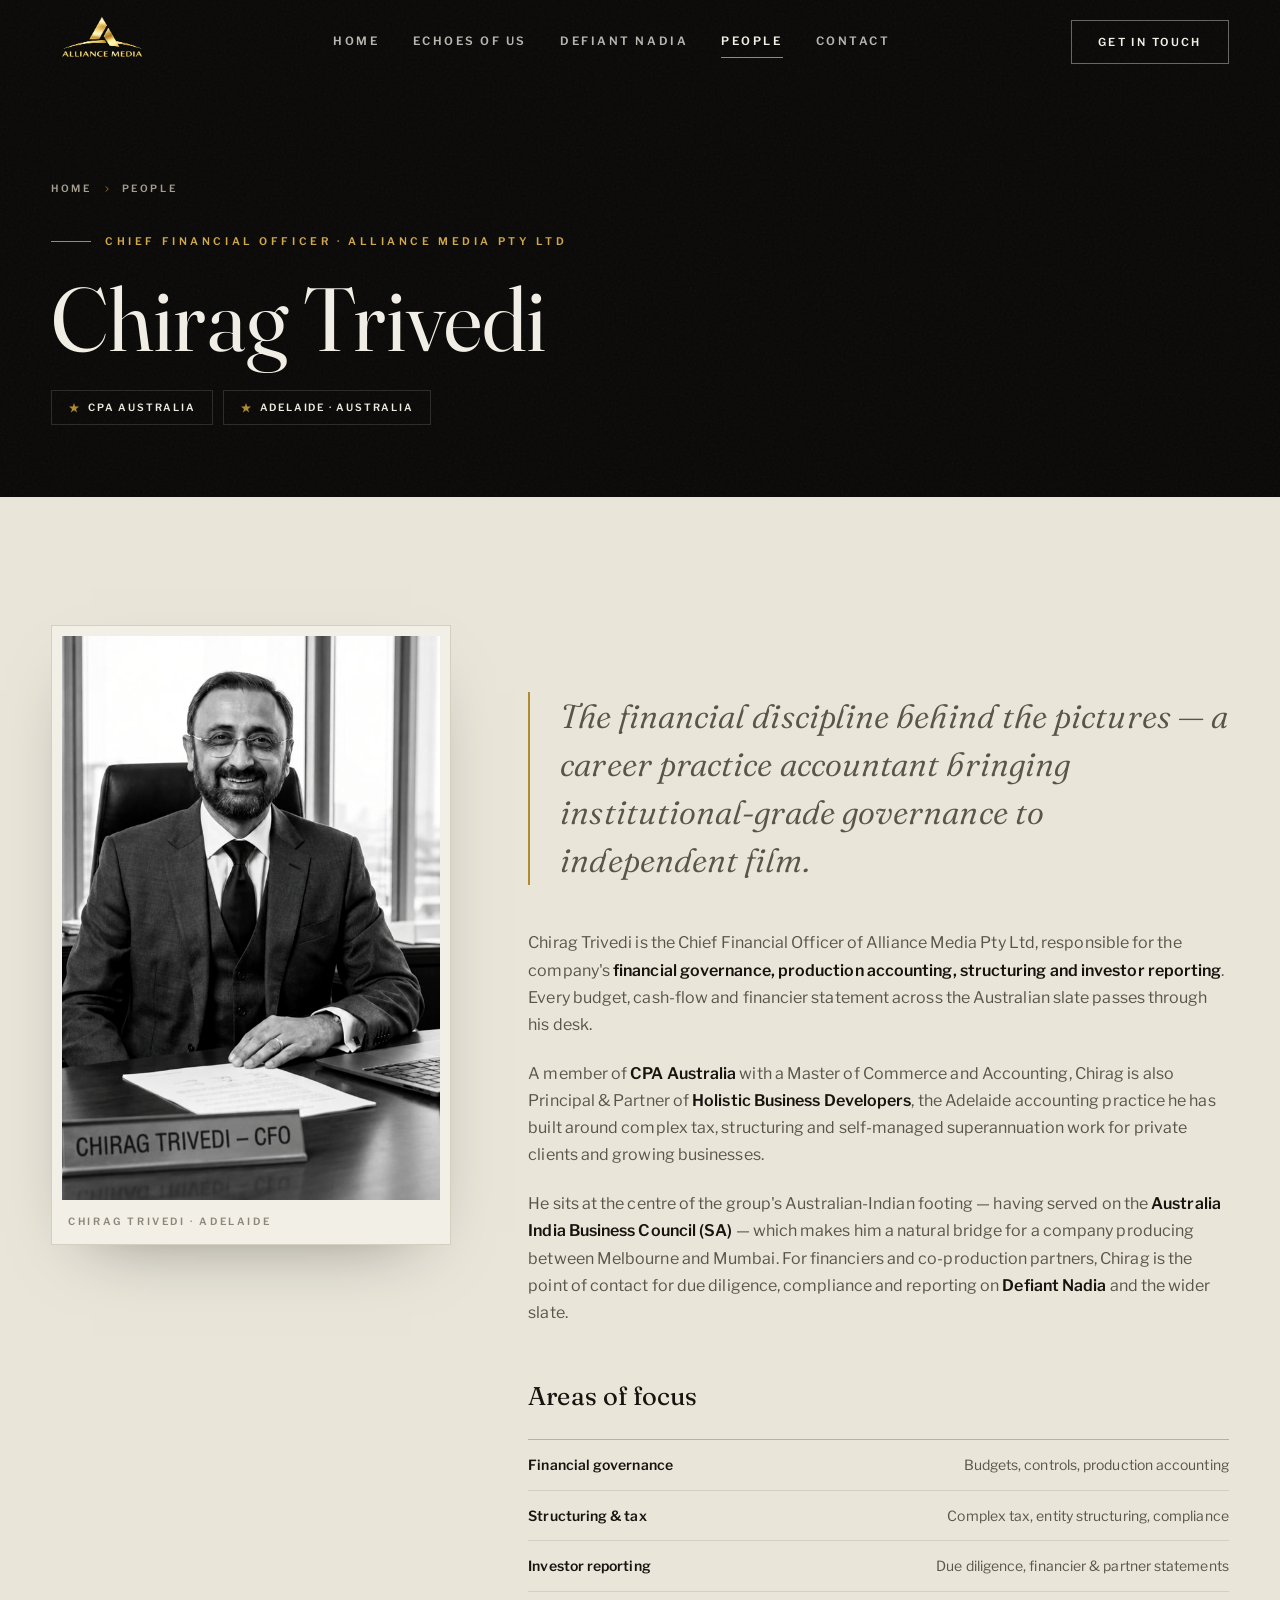
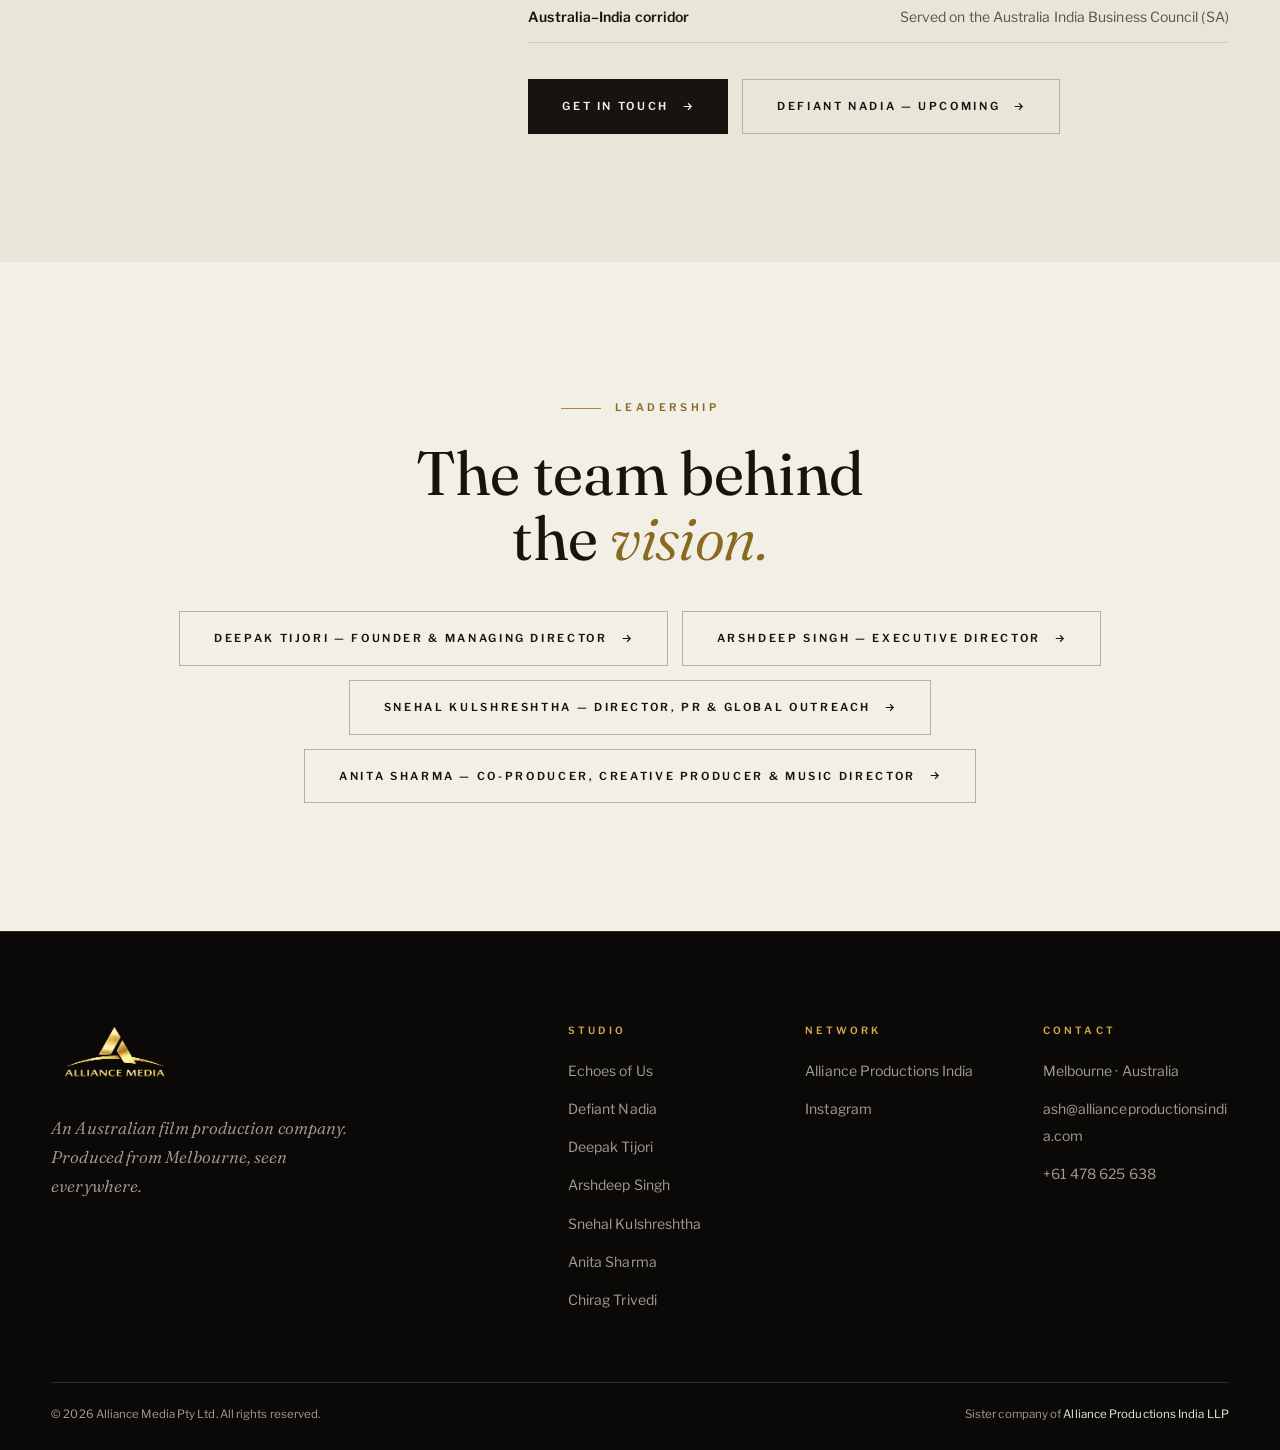
<file: people/chirag-trivedi/index.html>
<!doctype html>
<html lang="en">
<head>
  <meta charset="UTF-8" />
  <meta name="viewport" content="width=device-width, initial-scale=1.0" />
  <title>Chirag Trivedi — Chief Financial Officer, Alliance Media Pty Ltd</title>
  <meta name="description" content="Chirag Trivedi — Chief Financial Officer of Alliance Media Pty Ltd. CPA Australia member and Principal &amp; Partner of Adelaide accounting firm Holistic Business Developers." />
  <link rel="icon" href="../../assets/logo/am-emblem-w400.png" />
  <link rel="preconnect" href="https://fonts.googleapis.com" />
  <link rel="preconnect" href="https://fonts.gstatic.com" crossorigin />
  <link rel="preload" as="style" href="https://fonts.googleapis.com/css2?family=Fraunces:ital,opsz,wght@0,9..144,340..560;1,9..144,340..560&family=Libre+Franklin:wght@400..800&display=swap" />
  <link href="https://fonts.googleapis.com/css2?family=Fraunces:ital,opsz,wght@0,9..144,340..560;1,9..144,340..560&family=Libre+Franklin:wght@400..800&display=swap" rel="stylesheet" media="print" onload="this.media=&quot;all&quot;" />
  <noscript><link href="https://fonts.googleapis.com/css2?family=Fraunces:ital,opsz,wght@0,9..144,340..560;1,9..144,340..560&family=Libre+Franklin:wght@400..800&display=swap" rel="stylesheet" /></noscript>
  <link rel="stylesheet" href="../../styles.css?v=11" />
  <link rel="canonical" href="https://alliancemediaptyltd.au/people/chirag-trivedi/" />
  <meta property="og:type" content="profile" />
  <meta property="og:site_name" content="Alliance Media Pty Ltd" />
  <meta property="og:title" content="Chirag Trivedi — Alliance Media Pty Ltd" />
  <meta property="og:description" content="Chief Financial Officer of Alliance Media Pty Ltd — financial governance, structuring and investor reporting." />
  <meta property="og:image" content="https://alliancemediaptyltd.au/assets/people/chirag-trivedi-w600.jpg" />
  <meta name="twitter:card" content="summary" />
  <meta name="twitter:title" content="Chirag Trivedi — Alliance Media Pty Ltd" />
  <meta name="twitter:description" content="Chief Financial Officer of Alliance Media Pty Ltd." />
  <meta name="twitter:image" content="https://alliancemediaptyltd.au/assets/people/chirag-trivedi-w600.jpg" />

  <!-- seo-pack -->
  <meta name="robots" content="index, follow, max-image-preview:large, max-snippet:-1, max-video-preview:-1" />
  <script type="application/ld+json">
{
  "@context": "https://schema.org",
  "@graph": [
    {
      "@type": "Person",
      "@id": "https://alliancemediaptyltd.au/people/chirag-trivedi/#person",
      "name": "Chirag Trivedi",
      "jobTitle": "Chief Financial Officer",
      "url": "https://alliancemediaptyltd.au/people/chirag-trivedi/",
      "image": "https://alliancemediaptyltd.au/assets/people/chirag-trivedi-w600.jpg",
      "description": "Chirag Trivedi is the Chief Financial Officer of Alliance Media Pty Ltd — a CPA Australia member and Principal & Partner of Adelaide accounting practice Holistic Business Developers, responsible for financial governance, structuring and investor reporting.",
      "worksFor": {
        "@id": "https://alliancemediaptyltd.au/#organization"
      },
      "affiliation": {
        "@id": "https://alliancemediaptyltd.au/#organization"
      },
      "sameAs": [
        "https://www.linkedin.com/in/chirag-trivedi-cpa-australia-60b29947/",
        "https://holisticbusinessdevelopers.net.au/about-us/"
      ]
    },
    {
      "@type": "BreadcrumbList",
      "itemListElement": [
        {
          "@type": "ListItem",
          "position": 1,
          "name": "Home",
          "item": "https://alliancemediaptyltd.au/"
        },
        {
          "@type": "ListItem",
          "position": 2,
          "name": "People",
          "item": "https://alliancemediaptyltd.au/#leadership"
        },
        {
          "@type": "ListItem",
          "position": 3,
          "name": "Chirag Trivedi",
          "item": "https://alliancemediaptyltd.au/people/chirag-trivedi/"
        }
      ]
    }
  ]
}
  </script>
</head>
<body class="header-dark">
  <a class="skip-link" href="#main">Skip to content</a>

  <div class="scroll-progress" aria-hidden="true"></div>

  <header class="site-header">
    <div class="container--wide">
      <div class="site-header__inner">
        <a class="brand" href="../../" aria-label="Alliance Media Pty Ltd — home">
          <img class="brand__dark" src="../../assets/logo/am-logo-dark-w600.png" alt="Alliance Media Pty Ltd" width="600" height="342" /><img class="brand__light" src="../../assets/logo/am-logo-tr-w600.png" alt="Alliance Media Pty Ltd" width="600" height="342" />
        </a>
        <nav class="main-nav" aria-label="Primary">
          <a href="../../">Home</a>
          <a href="../../films/echoes-of-us/">Echoes of Us</a>
          <a href="../../slate/">Defiant Nadia</a>
          <a href="../../#leadership" aria-current="page">People</a>
          <a href="../../contact/">Contact</a>
        </nav>
        <a class="header-cta" href="../../contact/">Get in touch</a>
        <button class="menu-toggle" aria-label="Menu" aria-expanded="false"><span></span></button>
      </div>
    </div>
  </header>

  <nav class="mobile-menu" aria-label="Mobile">
    <a class="mobile-menu__link" href="../../"><i>01</i>Home</a>
    <a class="mobile-menu__link" href="../../films/echoes-of-us/"><i>02</i>Echoes of Us</a>
    <a class="mobile-menu__link" href="../../slate/"><i>03</i>Defiant Nadia</a>
    <a class="mobile-menu__link" href="../../#leadership"><i>04</i>People</a>
    <a class="mobile-menu__link" href="../../contact/"><i>05</i>Contact</a>
    <div class="mobile-menu__foot">Alliance Media Pty Ltd · Melbourne, Australia</div>
  </nav>

  <main id="main">

    <!-- ====================================================== PAGE BANNER -->
    <section class="cine-banner grain">
      <div class="container">
        <nav class="breadcrumb" aria-label="Breadcrumb">
          <a href="../../">Home</a>
          <svg viewBox="0 0 24 24" fill="none" stroke-width="2"><path d="M9 6l6 6-6 6"/></svg>
          <span>People</span>
        </nav>
        <p class="eyebrow">Chief Financial Officer · Alliance Media Pty Ltd</p>
        <h1>Chirag Trivedi</h1>
        <div class="badge-row">
          <span class="laurel"><svg viewBox="0 0 24 24"><path d="M12 2l2.4 7.2H22l-6 4.6 2.3 7.2-6.3-4.5-6.3 4.5 2.3-7.2-6-4.6h7.6z"/></svg>CPA Australia</span>
          <span class="laurel"><svg viewBox="0 0 24 24"><path d="M12 2l2.4 7.2H22l-6 4.6 2.3 7.2-6.3-4.5-6.3 4.5 2.3-7.2-6-4.6h7.6z"/></svg>Adelaide · Australia</span>
        </div>
      </div>
    </section>

    <!-- ========================================================== PROFILE -->
    <section class="section section--alt">
      <div class="container">
        <div class="person-layout">
          <div class="person-portrait reveal">
            <figure>
              <img src="../../assets/people/chirag-trivedi-w600.jpg" alt="Chirag Trivedi — portrait" width="600" height="894" />
              <figcaption>Chirag Trivedi · Adelaide</figcaption>
            </figure>
          </div>
          <div class="prose reveal">
            <p class="pull-quote">The financial discipline behind the pictures — a career practice accountant bringing institutional-grade governance to independent film.</p>
            <p>Chirag Trivedi is the Chief Financial Officer of Alliance Media Pty Ltd, responsible for the company's <strong>financial governance, production accounting, structuring and investor reporting</strong>. Every budget, cash-flow and financier statement across the Australian slate passes through his desk.</p>
            <p>A member of <strong>CPA Australia</strong> with a Master of Commerce and Accounting, Chirag is also Principal &amp; Partner of <strong>Holistic Business Developers</strong>, the Adelaide accounting practice he has built around complex tax, structuring and self-managed superannuation work for private clients and growing businesses.</p>
            <p>He sits at the centre of the group's Australian-Indian footing — having served on the <strong>Australia India Business Council (SA)</strong> — which makes him a natural bridge for a company producing between Melbourne and Mumbai. For financiers and co-production partners, Chirag is the point of contact for due diligence, compliance and reporting on <strong>Defiant Nadia</strong> and the wider slate.</p>

            <h3>Areas of focus</h3>
            <ul class="credits-list">
              <li><strong>Financial governance</strong><span>Budgets, controls, production accounting</span></li>
              <li><strong>Structuring &amp; tax</strong><span>Complex tax, entity structuring, compliance</span></li>
              <li><strong>Investor reporting</strong><span>Due diligence, financier &amp; partner statements</span></li>
              <li><strong>Australia–India corridor</strong><span>Served on the Australia India Business Council (SA)</span></li>
            </ul>

            <div class="hero__actions" style="margin-top:36px">
              <a class="btn btn--ink" href="../../contact/">Get in touch<svg viewBox="0 0 24 24" fill="none" stroke="currentColor" stroke-width="2"><path d="M5 12h14M13 6l6 6-6 6"/></svg></a>
              <a class="btn btn--line" href="../../slate/">Defiant Nadia — upcoming<svg viewBox="0 0 24 24" fill="none" stroke="currentColor" stroke-width="2"><path d="M5 12h14M13 6l6 6-6 6"/></svg></a>
            </div>
          </div>
        </div>
      </div>
    </section>

    <!-- ============================================================= CTA -->
    <section class="section cta">
      <div class="container">
        <p class="eyebrow">Leadership</p>
        <h2 class="display reveal">The team behind<br />the <span class="accent">vision.</span></h2>
        <div class="cta__actions reveal">
          <a class="btn btn--line" href="../deepak-tijori/">Deepak Tijori — Founder &amp; Managing Director<svg viewBox="0 0 24 24" fill="none" stroke="currentColor" stroke-width="2"><path d="M5 12h14M13 6l6 6-6 6"/></svg></a>
          <a class="btn btn--line" href="../arshdeep-singh/">Arshdeep Singh — Executive Director<svg viewBox="0 0 24 24" fill="none" stroke="currentColor" stroke-width="2"><path d="M5 12h14M13 6l6 6-6 6"/></svg></a>
          <a class="btn btn--line" href="../snehal-kulshreshtha/">Snehal Kulshreshtha — Director, PR &amp; Global Outreach<svg viewBox="0 0 24 24" fill="none" stroke="currentColor" stroke-width="2"><path d="M5 12h14M13 6l6 6-6 6"/></svg></a>
          <a class="btn btn--line" href="../anita-sharma/">Anita Sharma — Co-Producer, Creative Producer &amp; Music Director<svg viewBox="0 0 24 24" fill="none" stroke="currentColor" stroke-width="2"><path d="M5 12h14M13 6l6 6-6 6"/></svg></a>
        </div>
      </div>
    </section>
  </main>

  <!-- ============================================================ FOOTER -->
  <footer class="site-footer">
    <div class="container">
      <div class="site-footer__grid">
        <div class="site-footer__brand">
          <img src="../../assets/logo/am-logo-tr-w600.png" alt="Alliance Media Pty Ltd" width="600" height="342" loading="lazy" />
          <p>An Australian film production company. Produced from Melbourne, seen everywhere.</p>
        </div>
        <div>
          <h4>Studio</h4>
          <ul>
            <li><a href="../../films/echoes-of-us/">Echoes of Us</a></li>
            <li><a href="../../slate/">Defiant Nadia</a></li>
            <li><a href="../deepak-tijori/">Deepak Tijori</a></li>
            <li><a href="../arshdeep-singh/">Arshdeep Singh</a></li>
            <li><a href="../snehal-kulshreshtha/">Snehal Kulshreshtha</a></li>
            <li><a href="../anita-sharma/">Anita Sharma</a></li>
            <li><a href="./">Chirag Trivedi</a></li>
          </ul>
        </div>
        <div>
          <h4>Network</h4>
          <ul>
            <li><a href="https://allianceproductionsindia.com" target="_blank" rel="noopener">Alliance Productions India</a></li>
            <li><a href="https://www.instagram.com/deepaktijoriteam/" target="_blank" rel="noopener">Instagram</a></li>
          </ul>
        </div>
        <div>
          <h4>Contact</h4>
          <address>
            <ul>
              <li><span>Melbourne · Australia</span></li>
              <li><a href="mailto:ash@allianceproductionsindia.com">ash@allianceproductionsindia.com</a></li>
              <li><a href="tel:+61478625638">+61 478 625 638</a></li>
            </ul>
          </address>
        </div>
      </div>
      <div class="site-footer__bottom">
        <span>© 2026 Alliance Media Pty Ltd. All rights reserved.</span>
        <span>Sister company of <a href="https://allianceproductionsindia.com" target="_blank" rel="noopener">Alliance Productions India LLP</a></span>
      </div>
    </div>
  </footer>

  <button class="to-top" aria-label="Back to top"><svg viewBox="0 0 24 24" fill="none" stroke-width="2"><path d="M12 19V5M6 11l6-6 6 6"/></svg></button>

  <script src="../../script.js?v=8"></script>
</body>
</html>
</file>
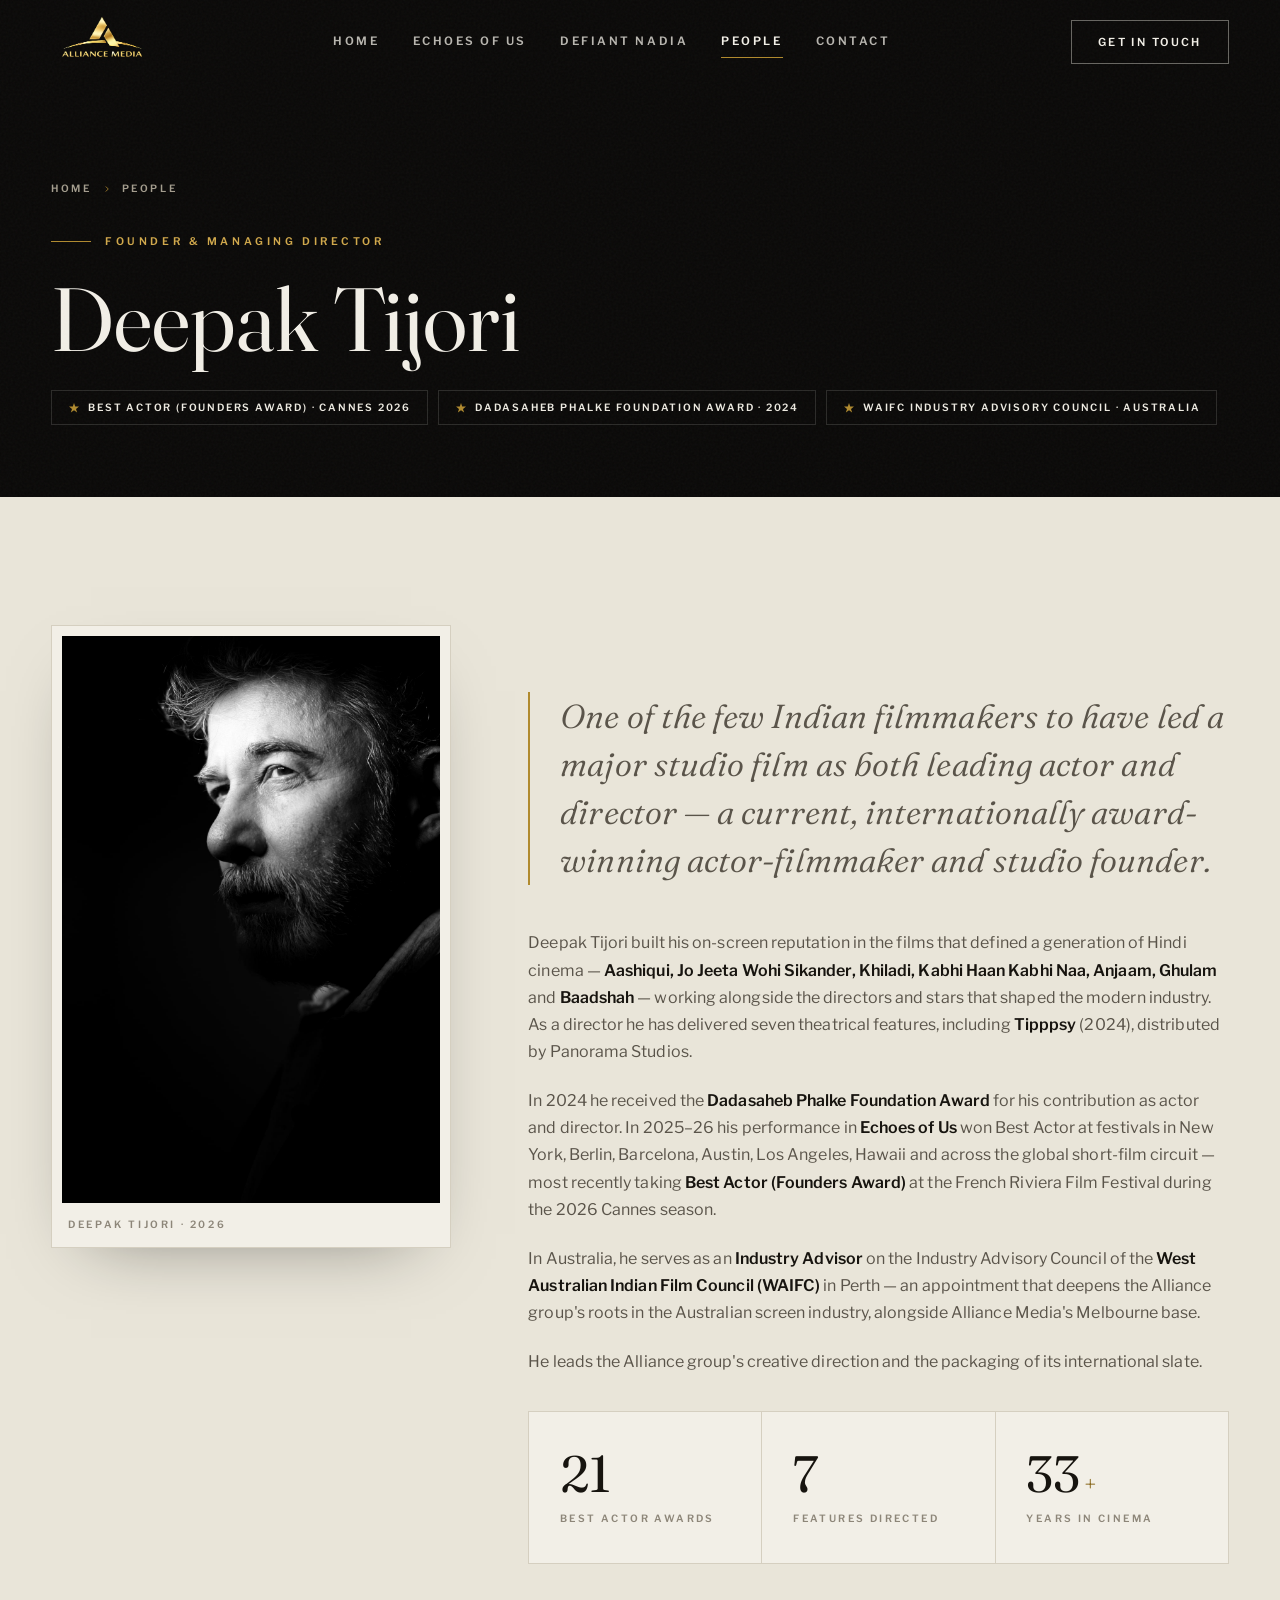
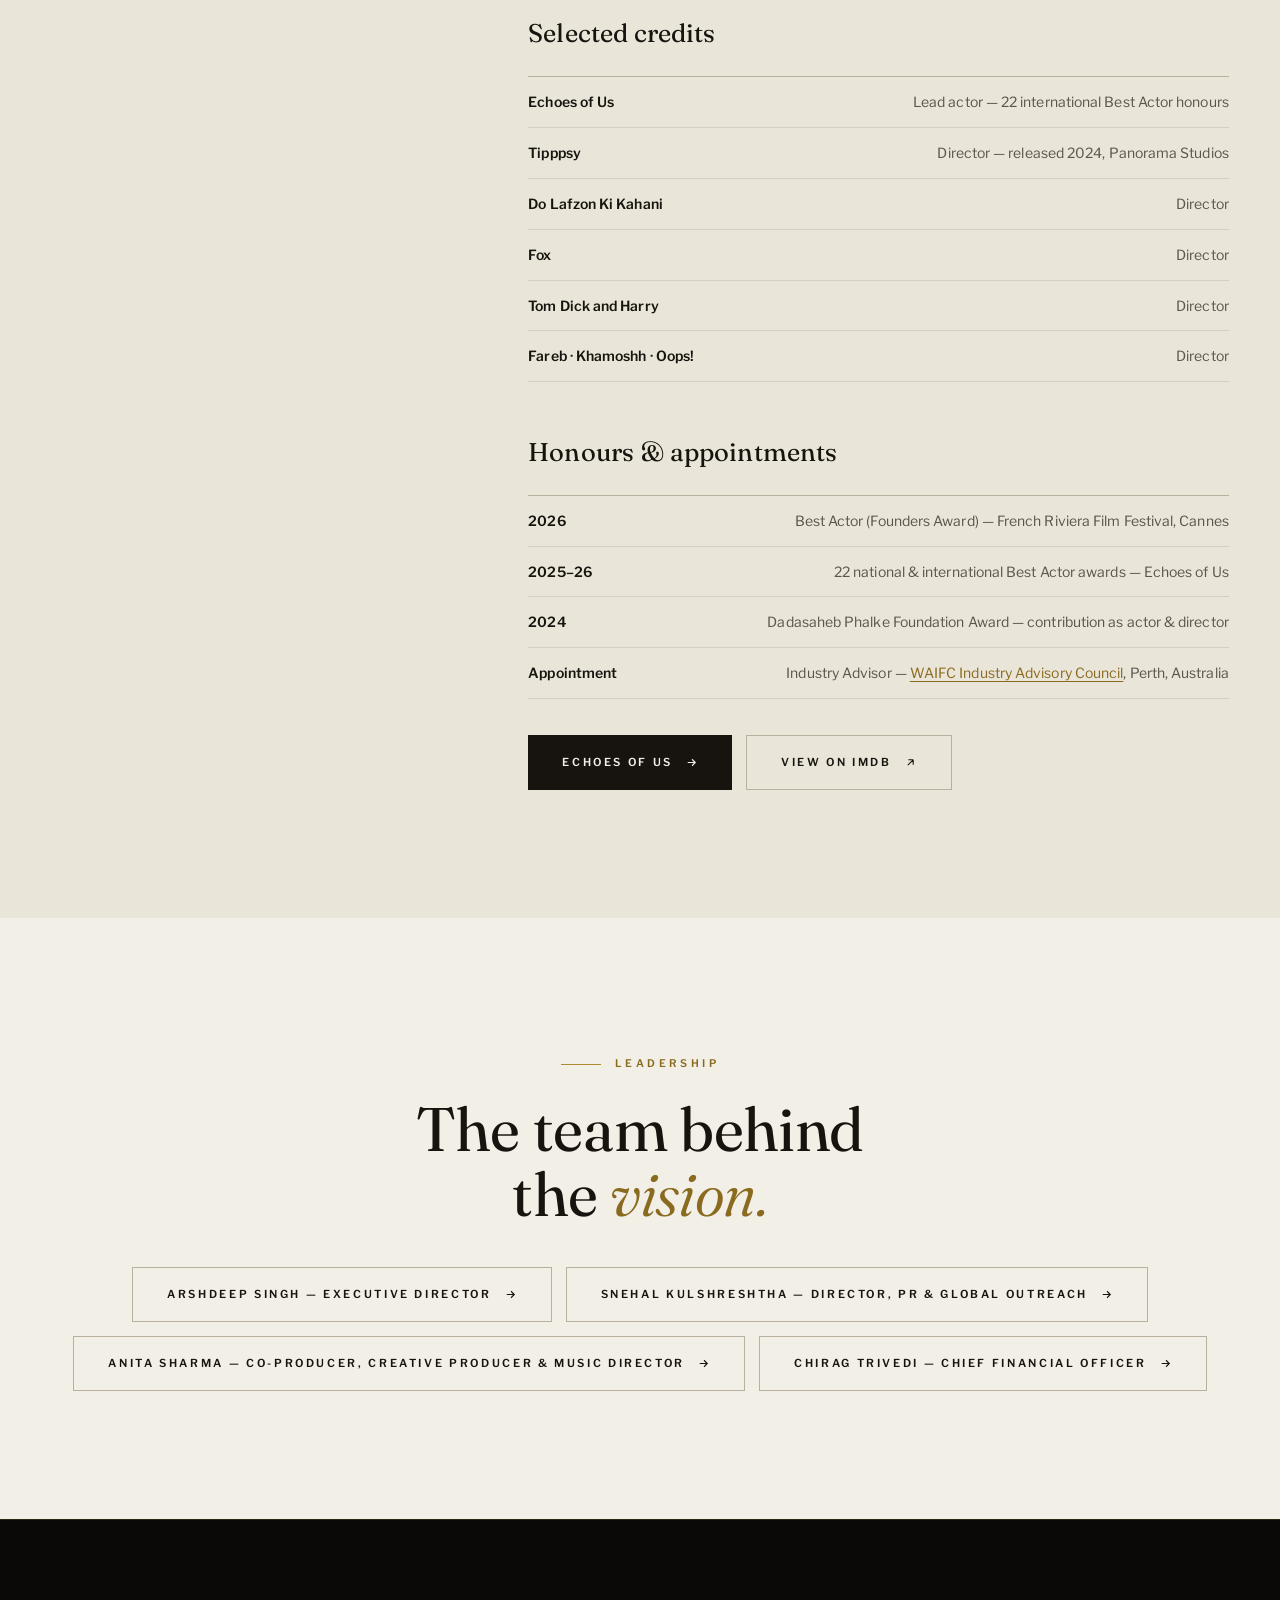
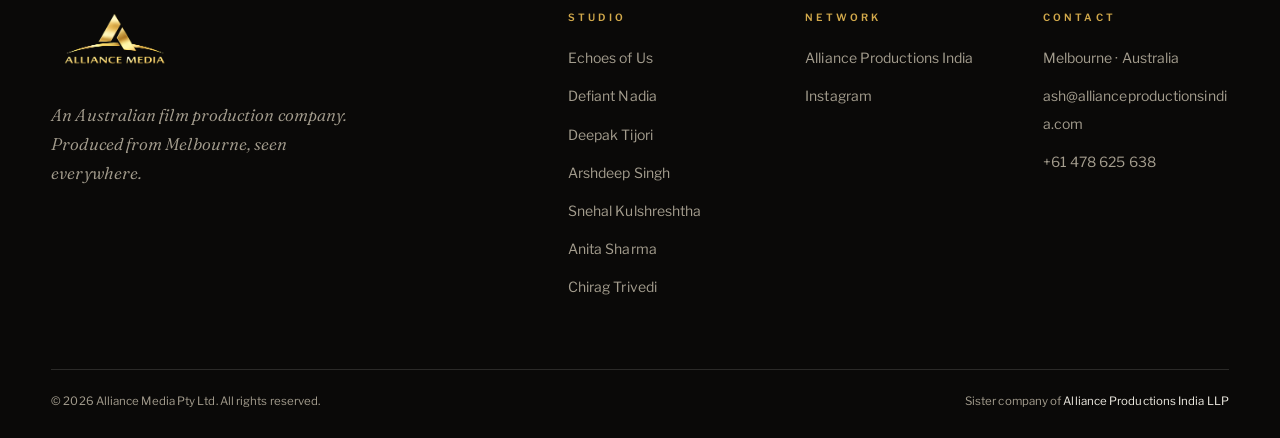
<file: people/deepak-tijori/index.html>
<!doctype html>
<html lang="en">
<head>
  <meta charset="UTF-8" />
  <meta name="viewport" content="width=device-width, initial-scale=1.0" />
  <title>Deepak Tijori — Founder &amp; Managing Director, Alliance Media Pty Ltd | Actor &amp; Filmmaker</title>
  <meta name="description" content="Deepak Tijori — Founder & Managing Director. Internationally awarded actor-filmmaker: 22 Best Actor honours including Best Actor (Founders Award) at the French Riviera Film Festival, Cannes 2026. Industry Advisor, WAIFC Industry Advisory Council (Australia)." />
  <link rel="icon" href="../../assets/logo/am-emblem-w400.png" />
  <link rel="preconnect" href="https://fonts.googleapis.com" />
  <link rel="preconnect" href="https://fonts.gstatic.com" crossorigin />
  <link rel="preload" as="style" href="https://fonts.googleapis.com/css2?family=Fraunces:ital,opsz,wght@0,9..144,340..560;1,9..144,340..560&family=Libre+Franklin:wght@400..800&display=swap" />
  <link href="https://fonts.googleapis.com/css2?family=Fraunces:ital,opsz,wght@0,9..144,340..560;1,9..144,340..560&family=Libre+Franklin:wght@400..800&display=swap" rel="stylesheet" media="print" onload="this.media=&quot;all&quot;" />
  <noscript><link href="https://fonts.googleapis.com/css2?family=Fraunces:ital,opsz,wght@0,9..144,340..560;1,9..144,340..560&family=Libre+Franklin:wght@400..800&display=swap" rel="stylesheet" /></noscript>
  <link rel="stylesheet" href="../../styles.css?v=11" />
  <link rel="canonical" href="https://alliancemediaptyltd.au/people/deepak-tijori/" />
  <meta property="og:type" content="profile" />
  <meta property="og:site_name" content="Alliance Media Pty Ltd" />
  <meta property="og:title" content="Deepak Tijori — Alliance Media Pty Ltd" />
  <meta property="og:description" content="Founder &amp; Managing Director. 22 Best Actor honours including Best Actor (Founders Award) at Cannes 2026. Industry Advisor, WAIFC Industry Advisory Council (Australia)." />
  <meta property="og:image" content="https://alliancemediaptyltd.au/assets/people/deepak-tijori-2026-formal-w1200.jpg" />
  <meta name="twitter:card" content="summary_large_image" />
  <meta name="twitter:title" content="Deepak Tijori — Alliance Media Pty Ltd" />
  <meta name="twitter:description" content="Founder &amp; Managing Director. 22 Best Actor honours including Best Actor (Founders Award) at Cannes 2026." />
  <meta name="twitter:image" content="https://alliancemediaptyltd.au/assets/people/deepak-tijori-2026-formal-w1200.jpg" />

  <!-- seo-pack -->
  <meta name="robots" content="index, follow, max-image-preview:large, max-snippet:-1, max-video-preview:-1" />
  <script type="application/ld+json">
{
  "@context": "https://schema.org",
  "@graph": [
    {
      "@type": "Person",
      "@id": "https://alliancemediaptyltd.au/people/deepak-tijori/#person",
      "name": "Deepak Tijori",
      "jobTitle": "Founder & Managing Director",
      "url": "https://alliancemediaptyltd.au/people/deepak-tijori/",
      "image": "https://alliancemediaptyltd.au/assets/people/deepak-tijori-2026-formal-w1200.jpg",
      "description": "Deepak Tijori is the Founder and Managing Director of Alliance Media Pty Ltd, Melbourne — an internationally awarded Indian actor-filmmaker with 22 Best Actor honours for Echoes of Us, including Best Actor (Founders Award) at the French Riviera Film Festival, Cannes 2026, and Industry Advisor on the West Australian Indian Film Council.",
      "worksFor": {
        "@id": "https://alliancemediaptyltd.au/#organization"
      },
      "affiliation": {
        "@id": "https://alliancemediaptyltd.au/#organization"
      },
      "sameAs": [
        "https://www.imdb.com/name/nm0863120/",
        "https://www.instagram.com/deepaktijoriteam/",
        "https://waifc.org.au/about/our-people",
        "https://allianceproductionsindia.com/people/deepak-tijori/"
      ],
      "award": [
        "Best Actor (Founders Award) — French Riviera Film Festival, Cannes 2026",
        "22 national & international Best Actor awards — Echoes of Us",
        "Dadasaheb Phalke Foundation Award 2024"
      ]
    },
    {
      "@type": "BreadcrumbList",
      "itemListElement": [
        {
          "@type": "ListItem",
          "position": 1,
          "name": "Home",
          "item": "https://alliancemediaptyltd.au/"
        },
        {
          "@type": "ListItem",
          "position": 2,
          "name": "People",
          "item": "https://alliancemediaptyltd.au/#leadership"
        },
        {
          "@type": "ListItem",
          "position": 3,
          "name": "Deepak Tijori",
          "item": "https://alliancemediaptyltd.au/people/deepak-tijori/"
        }
      ]
    }
  ]
}
  </script>
</head>
<body class="header-dark">
  <a class="skip-link" href="#main">Skip to content</a>

  <div class="scroll-progress" aria-hidden="true"></div>

  <header class="site-header">
    <div class="container--wide">
      <div class="site-header__inner">
        <a class="brand" href="../../" aria-label="Alliance Media Pty Ltd — home">
          <img class="brand__dark" src="../../assets/logo/am-logo-dark-w600.png" alt="Alliance Media Pty Ltd" width="600" height="342" /><img class="brand__light" src="../../assets/logo/am-logo-tr-w600.png" alt="Alliance Media Pty Ltd" width="600" height="342" />
        </a>
        <nav class="main-nav" aria-label="Primary">
          <a href="../../">Home</a>
          <a href="../../films/echoes-of-us/">Echoes of Us</a>
          <a href="../../slate/">Defiant Nadia</a>
          <a href="../../#leadership" aria-current="page">People</a>
          <a href="../../contact/">Contact</a>
        </nav>
        <a class="header-cta" href="../../contact/">Get in touch</a>
        <button class="menu-toggle" aria-label="Menu" aria-expanded="false"><span></span></button>
      </div>
    </div>
  </header>

  <nav class="mobile-menu" aria-label="Mobile">
    <a class="mobile-menu__link" href="../../"><i>01</i>Home</a>
    <a class="mobile-menu__link" href="../../films/echoes-of-us/"><i>02</i>Echoes of Us</a>
    <a class="mobile-menu__link" href="../../slate/"><i>03</i>Defiant Nadia</a>
    <a class="mobile-menu__link" href="../../#leadership"><i>04</i>People</a>
    <a class="mobile-menu__link" href="../../contact/"><i>05</i>Contact</a>
    <div class="mobile-menu__foot">Alliance Media Pty Ltd · Melbourne, Australia</div>
  </nav>

  <main id="main">

    <!-- ====================================================== PAGE BANNER -->
    <section class="cine-banner grain">
      <div class="container">
        <nav class="breadcrumb" aria-label="Breadcrumb">
          <a href="../../">Home</a>
          <svg viewBox="0 0 24 24" fill="none" stroke-width="2"><path d="M9 6l6 6-6 6"/></svg>
          <span>People</span>
        </nav>
        <p class="eyebrow">Founder &amp; Managing Director</p>
        <h1>Deepak Tijori</h1>
        <div class="badge-row">
          <span class="laurel"><svg viewBox="0 0 24 24"><path d="M12 2l2.4 7.2H22l-6 4.6 2.3 7.2-6.3-4.5-6.3 4.5 2.3-7.2-6-4.6h7.6z"/></svg>Best Actor (Founders Award) · Cannes 2026</span>
          <span class="laurel"><svg viewBox="0 0 24 24"><path d="M12 2l2.4 7.2H22l-6 4.6 2.3 7.2-6.3-4.5-6.3 4.5 2.3-7.2-6-4.6h7.6z"/></svg>Dadasaheb Phalke Foundation Award · 2024</span>
          <span class="laurel"><svg viewBox="0 0 24 24"><path d="M12 2l2.4 7.2H22l-6 4.6 2.3 7.2-6.3-4.5-6.3 4.5 2.3-7.2-6-4.6h7.6z"/></svg>WAIFC Industry Advisory Council · Australia</span>
        </div>
      </div>
    </section>

    <!-- ========================================================== PROFILE -->
    <section class="section section--alt">
      <div class="container">
        <div class="person-layout">
          <div class="person-portrait reveal">
            <figure>
              <img src="../../assets/people/deepak-tijori-2026-profile-w1200.jpg" alt="Deepak Tijori — 2026 portrait" width="1200" height="1800" />
              <figcaption>Deepak Tijori · 2026</figcaption>
            </figure>
          </div>
          <div class="prose reveal">
            <p class="pull-quote">One of the few Indian filmmakers to have led a major studio film as both leading actor and director — a current, internationally award-winning actor-filmmaker and studio founder.</p>
            <p>Deepak Tijori built his on-screen reputation in the films that defined a generation of Hindi cinema — <strong>Aashiqui, Jo Jeeta Wohi Sikander, Khiladi, Kabhi Haan Kabhi Naa, Anjaam, Ghulam</strong> and <strong>Baadshah</strong> — working alongside the directors and stars that shaped the modern industry. As a director he has delivered seven theatrical features, including <strong>Tipppsy</strong> (2024), distributed by Panorama Studios.</p>
            <p>In 2024 he received the <strong>Dadasaheb Phalke Foundation Award</strong> for his contribution as actor and director. In 2025–26 his performance in <strong>Echoes of Us</strong> won Best Actor at festivals in New York, Berlin, Barcelona, Austin, Los Angeles, Hawaii and across the global short-film circuit — most recently taking <strong>Best Actor (Founders Award)</strong> at the French Riviera Film Festival during the 2026 Cannes season.</p>
            <p>In Australia, he serves as an <strong>Industry Advisor</strong> on the Industry Advisory Council of the <strong>West Australian Indian Film Council (WAIFC)</strong> in Perth — an appointment that deepens the Alliance group's roots in the Australian screen industry, alongside Alliance Media's Melbourne base.</p>
            <p>He leads the Alliance group's creative direction and the packaging of its international slate.</p>

            <div class="stats stats--inline" style="grid-template-columns:repeat(3,1fr)">
              <div class="stat"><div class="stat__num"><span data-count="22">22</span></div><div class="stat__label">Best Actor awards</div></div>
              <div class="stat"><div class="stat__num"><span data-count="7">7</span></div><div class="stat__label">Features directed</div></div>
              <div class="stat"><div class="stat__num"><span data-count="35">35</span><sup>+</sup></div><div class="stat__label">Years in cinema</div></div>
            </div>

            <h3>Selected credits</h3>
            <ul class="credits-list">
              <li><strong>Echoes of Us</strong><span>Lead actor — 22 international Best Actor honours</span></li>
              <li><strong>Tipppsy</strong><span>Director — released 2024, Panorama Studios</span></li>
              <li><strong>Do Lafzon Ki Kahani</strong><span>Director</span></li>
              <li><strong>Fox</strong><span>Director</span></li>
              <li><strong>Tom Dick and Harry</strong><span>Director</span></li>
              <li><strong>Fareb · Khamoshh · Oops!</strong><span>Director</span></li>
            </ul>

            <h3>Honours &amp; appointments</h3>
            <ul class="credits-list">
              <li><strong>2026</strong><span>Best Actor (Founders Award) — French Riviera Film Festival, Cannes</span></li>
              <li><strong>2025–26</strong><span>22 national &amp; international Best Actor awards — Echoes of Us</span></li>
              <li><strong>2024</strong><span>Dadasaheb Phalke Foundation Award — contribution as actor &amp; director</span></li>
              <li><strong>Appointment</strong><span>Industry Advisor — <a href="https://waifc.org.au/about/our-people" target="_blank" rel="noopener">WAIFC Industry Advisory Council</a>, Perth, Australia</span></li>
            </ul>

            <div class="hero__actions" style="margin-top:36px">
              <a class="btn btn--ink" href="../../films/echoes-of-us/">Echoes of Us<svg viewBox="0 0 24 24" fill="none" stroke="currentColor" stroke-width="2"><path d="M5 12h14M13 6l6 6-6 6"/></svg></a>
              <a class="btn btn--line" href="https://www.imdb.com/name/nm0863120/" target="_blank" rel="noopener">View on IMDb<svg viewBox="0 0 24 24" fill="none" stroke="currentColor" stroke-width="2"><path d="M7 17L17 7M17 7H8M17 7v9"/></svg></a>
            </div>
          </div>
        </div>
      </div>
    </section>

    <!-- ============================================================= CTA -->
    <section class="section cta">
      <div class="container">
        <p class="eyebrow">Leadership</p>
        <h2 class="display reveal">The team behind<br />the <span class="accent">vision.</span></h2>
        <div class="cta__actions reveal">
          <a class="btn btn--line" href="../arshdeep-singh/">Arshdeep Singh — Executive Director<svg viewBox="0 0 24 24" fill="none" stroke="currentColor" stroke-width="2"><path d="M5 12h14M13 6l6 6-6 6"/></svg></a>
          <a class="btn btn--line" href="../snehal-kulshreshtha/">Snehal Kulshreshtha — Director, PR &amp; Global Outreach<svg viewBox="0 0 24 24" fill="none" stroke="currentColor" stroke-width="2"><path d="M5 12h14M13 6l6 6-6 6"/></svg></a>
          <a class="btn btn--line" href="../anita-sharma/">Anita Sharma — Co-Producer, Creative Producer &amp; Music Director<svg viewBox="0 0 24 24" fill="none" stroke="currentColor" stroke-width="2"><path d="M5 12h14M13 6l6 6-6 6"/></svg></a>
          <a class="btn btn--line" href="../chirag-trivedi/">Chirag Trivedi — Chief Financial Officer<svg viewBox="0 0 24 24" fill="none" stroke="currentColor" stroke-width="2"><path d="M5 12h14M13 6l6 6-6 6"/></svg></a>
        </div>
      </div>
    </section>
  </main>

  <!-- ============================================================ FOOTER -->
  <footer class="site-footer">
    <div class="container">
      <div class="site-footer__grid">
        <div class="site-footer__brand">
          <img src="../../assets/logo/am-logo-tr-w600.png" alt="Alliance Media Pty Ltd" width="600" height="342" loading="lazy" />
          <p>An Australian film production company. Produced from Melbourne, seen everywhere.</p>
        </div>
        <div>
          <h4>Studio</h4>
          <ul>
            <li><a href="../../films/echoes-of-us/">Echoes of Us</a></li>
            <li><a href="../../slate/">Defiant Nadia</a></li>
            <li><a href="./">Deepak Tijori</a></li>
            <li><a href="../arshdeep-singh/">Arshdeep Singh</a></li>
            <li><a href="../snehal-kulshreshtha/">Snehal Kulshreshtha</a></li>
            <li><a href="../anita-sharma/">Anita Sharma</a></li>
            <li><a href="../chirag-trivedi/">Chirag Trivedi</a></li>
          </ul>
        </div>
        <div>
          <h4>Network</h4>
          <ul>
            <li><a href="https://allianceproductionsindia.com" target="_blank" rel="noopener">Alliance Productions India</a></li>
            <li><a href="https://www.instagram.com/deepaktijoriteam/" target="_blank" rel="noopener">Instagram</a></li>
          </ul>
        </div>
        <div>
          <h4>Contact</h4>
          <address>
            <ul>
              <li><span>Melbourne · Australia</span></li>
              <li><a href="mailto:ash@allianceproductionsindia.com">ash@allianceproductionsindia.com</a></li>
              <li><a href="tel:+61478625638">+61 478 625 638</a></li>
            </ul>
          </address>
        </div>
      </div>
      <div class="site-footer__bottom">
        <span>© 2026 Alliance Media Pty Ltd. All rights reserved.</span>
        <span>Sister company of <a href="https://allianceproductionsindia.com" target="_blank" rel="noopener">Alliance Productions India LLP</a></span>
      </div>
    </div>
  </footer>

  <button class="to-top" aria-label="Back to top"><svg viewBox="0 0 24 24" fill="none" stroke-width="2"><path d="M12 19V5M6 11l6-6 6 6"/></svg></button>

  <script src="../../script.js?v=8"></script>
</body>
</html>
</file>
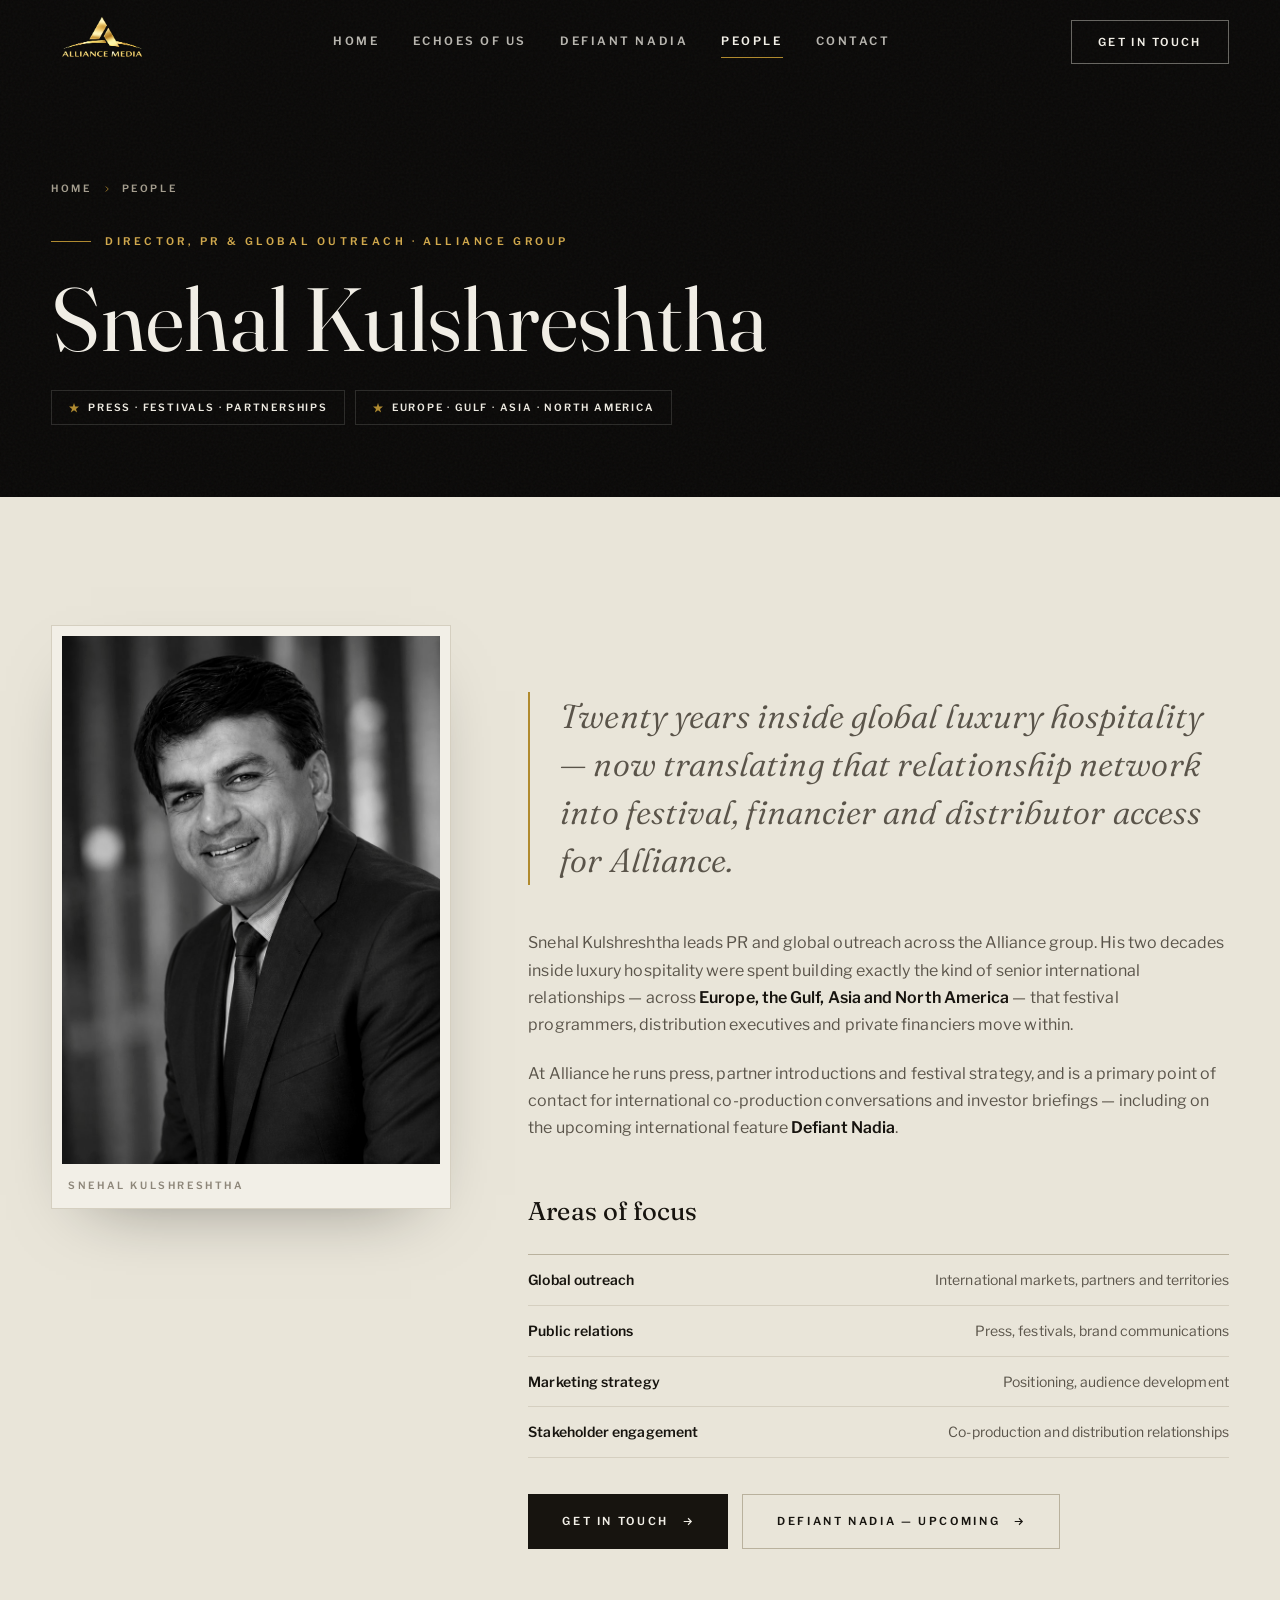
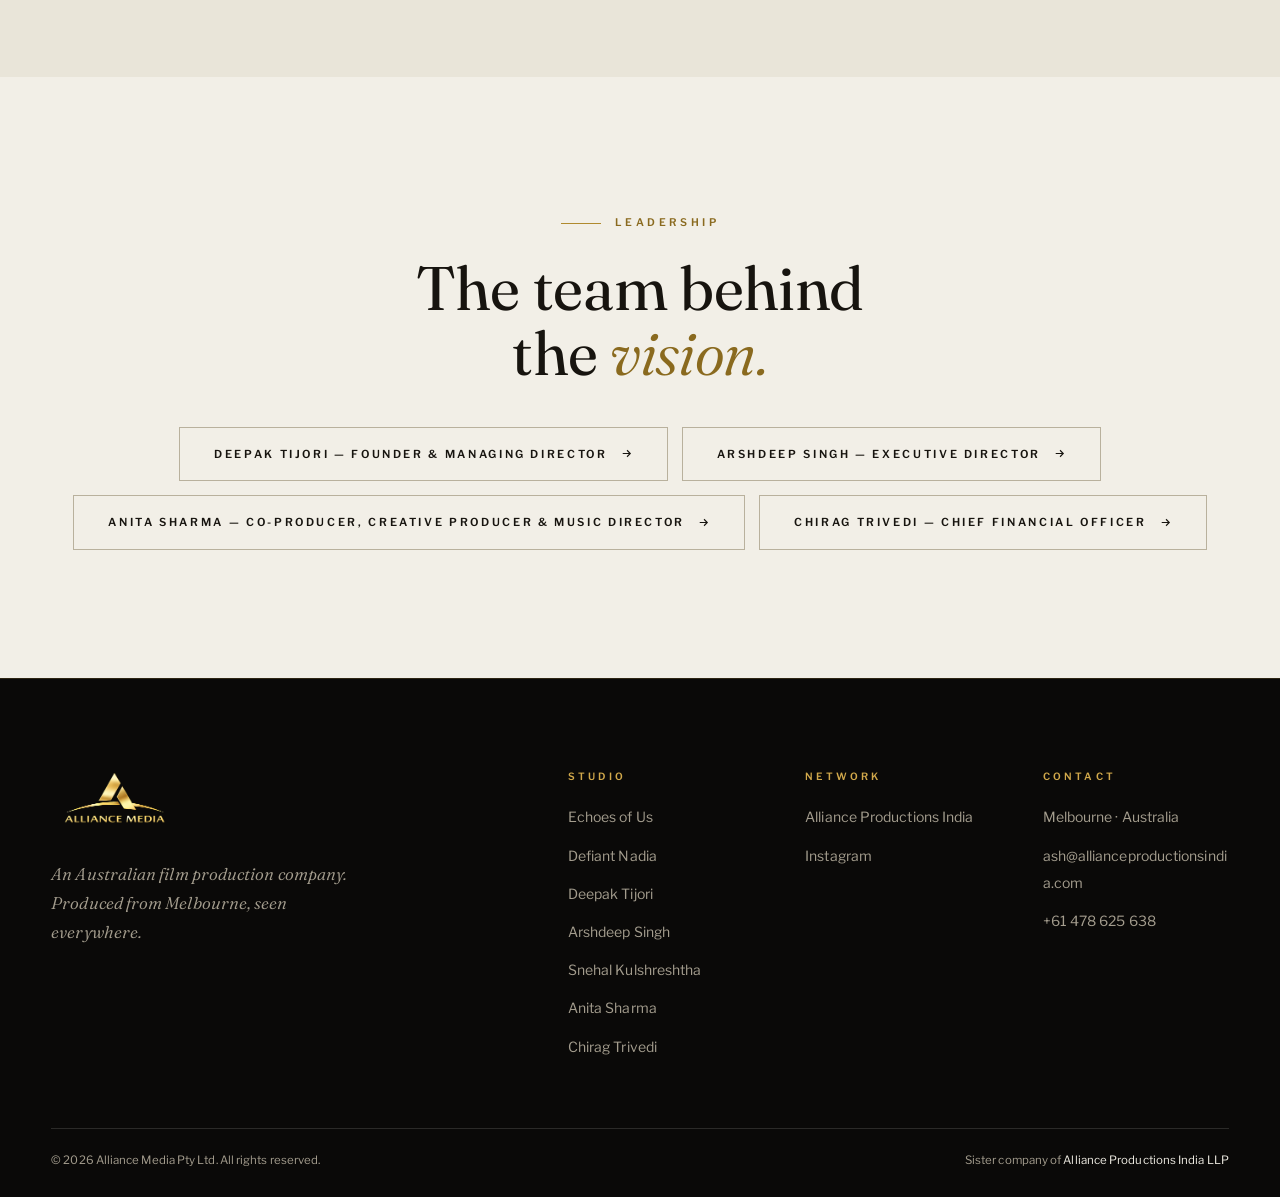
<file: people/snehal-kulshreshtha/index.html>
<!doctype html>
<html lang="en">
<head>
  <meta charset="UTF-8" />
  <meta name="viewport" content="width=device-width, initial-scale=1.0" />
  <title>Snehal Kulshreshtha — Director, PR &amp; Global Outreach, Alliance Media Pty Ltd</title>
  <meta name="description" content="Snehal Kulshreshtha — Director, PR &amp; Global Outreach across the Alliance group. Two decades of senior international relationships now driving festival, financier and distributor access." />
  <link rel="icon" href="../../assets/logo/am-emblem-w400.png" />
  <link rel="preconnect" href="https://fonts.googleapis.com" />
  <link rel="preconnect" href="https://fonts.gstatic.com" crossorigin />
  <link rel="preload" as="style" href="https://fonts.googleapis.com/css2?family=Fraunces:ital,opsz,wght@0,9..144,340..560;1,9..144,340..560&family=Libre+Franklin:wght@400..800&display=swap" />
  <link href="https://fonts.googleapis.com/css2?family=Fraunces:ital,opsz,wght@0,9..144,340..560;1,9..144,340..560&family=Libre+Franklin:wght@400..800&display=swap" rel="stylesheet" media="print" onload="this.media=&quot;all&quot;" />
  <noscript><link href="https://fonts.googleapis.com/css2?family=Fraunces:ital,opsz,wght@0,9..144,340..560;1,9..144,340..560&family=Libre+Franklin:wght@400..800&display=swap" rel="stylesheet" /></noscript>
  <link rel="stylesheet" href="../../styles.css?v=11" />
  <link rel="canonical" href="https://alliancemediaptyltd.au/people/snehal-kulshreshtha/" />
  <meta property="og:type" content="profile" />
  <meta property="og:site_name" content="Alliance Media Pty Ltd" />
  <meta property="og:title" content="Snehal Kulshreshtha — Alliance Media Pty Ltd" />
  <meta property="og:description" content="Director, PR &amp; Global Outreach across the Alliance group — press, partner introductions and festival strategy." />
  <meta property="og:image" content="https://alliancemediaptyltd.au/assets/people/snehal-kulshreshtha-w800.jpg" />
  <meta name="twitter:card" content="summary_large_image" />
  <meta name="twitter:title" content="Snehal Kulshreshtha — Alliance Media Pty Ltd" />
  <meta name="twitter:description" content="Director, PR &amp; Global Outreach across the Alliance group." />
  <meta name="twitter:image" content="https://alliancemediaptyltd.au/assets/people/snehal-kulshreshtha-w800.jpg" />

  <!-- seo-pack -->
  <meta name="robots" content="index, follow, max-image-preview:large, max-snippet:-1, max-video-preview:-1" />
  <script type="application/ld+json">
{
  "@context": "https://schema.org",
  "@graph": [
    {
      "@type": "Person",
      "@id": "https://alliancemediaptyltd.au/people/snehal-kulshreshtha/#person",
      "name": "Snehal Kulshreshtha",
      "jobTitle": "Director, PR & Global Outreach",
      "url": "https://alliancemediaptyltd.au/people/snehal-kulshreshtha/",
      "image": "https://alliancemediaptyltd.au/assets/people/snehal-kulshreshtha-w800.jpg",
      "description": "Snehal Kulshreshtha leads PR and global outreach across the Alliance group — press, partner introductions, festival strategy and investor briefings for Alliance Media Pty Ltd.",
      "worksFor": {
        "@id": "https://alliancemediaptyltd.au/#organization"
      },
      "affiliation": {
        "@id": "https://alliancemediaptyltd.au/#organization"
      },
      "sameAs": [
        "https://allianceproductionsindia.com/people/snehal-kulshreshtha/"
      ]
    },
    {
      "@type": "BreadcrumbList",
      "itemListElement": [
        {
          "@type": "ListItem",
          "position": 1,
          "name": "Home",
          "item": "https://alliancemediaptyltd.au/"
        },
        {
          "@type": "ListItem",
          "position": 2,
          "name": "People",
          "item": "https://alliancemediaptyltd.au/#leadership"
        },
        {
          "@type": "ListItem",
          "position": 3,
          "name": "Snehal Kulshreshtha",
          "item": "https://alliancemediaptyltd.au/people/snehal-kulshreshtha/"
        }
      ]
    }
  ]
}
  </script>
</head>
<body class="header-dark">
  <a class="skip-link" href="#main">Skip to content</a>

  <div class="scroll-progress" aria-hidden="true"></div>

  <header class="site-header">
    <div class="container--wide">
      <div class="site-header__inner">
        <a class="brand" href="../../" aria-label="Alliance Media Pty Ltd — home">
          <img class="brand__dark" src="../../assets/logo/am-logo-dark-w600.png" alt="Alliance Media Pty Ltd" width="600" height="342" /><img class="brand__light" src="../../assets/logo/am-logo-tr-w600.png" alt="Alliance Media Pty Ltd" width="600" height="342" />
        </a>
        <nav class="main-nav" aria-label="Primary">
          <a href="../../">Home</a>
          <a href="../../films/echoes-of-us/">Echoes of Us</a>
          <a href="../../slate/">Defiant Nadia</a>
          <a href="../../#leadership" aria-current="page">People</a>
          <a href="../../contact/">Contact</a>
        </nav>
        <a class="header-cta" href="../../contact/">Get in touch</a>
        <button class="menu-toggle" aria-label="Menu" aria-expanded="false"><span></span></button>
      </div>
    </div>
  </header>

  <nav class="mobile-menu" aria-label="Mobile">
    <a class="mobile-menu__link" href="../../"><i>01</i>Home</a>
    <a class="mobile-menu__link" href="../../films/echoes-of-us/"><i>02</i>Echoes of Us</a>
    <a class="mobile-menu__link" href="../../slate/"><i>03</i>Defiant Nadia</a>
    <a class="mobile-menu__link" href="../../#leadership"><i>04</i>People</a>
    <a class="mobile-menu__link" href="../../contact/"><i>05</i>Contact</a>
    <div class="mobile-menu__foot">Alliance Media Pty Ltd · Melbourne, Australia</div>
  </nav>

  <main id="main">

    <!-- ====================================================== PAGE BANNER -->
    <section class="cine-banner grain">
      <div class="container">
        <nav class="breadcrumb" aria-label="Breadcrumb">
          <a href="../../">Home</a>
          <svg viewBox="0 0 24 24" fill="none" stroke-width="2"><path d="M9 6l6 6-6 6"/></svg>
          <span>People</span>
        </nav>
        <p class="eyebrow">Director, PR &amp; Global Outreach · Alliance group</p>
        <h1>Snehal Kulshreshtha</h1>
        <div class="badge-row">
          <span class="laurel"><svg viewBox="0 0 24 24"><path d="M12 2l2.4 7.2H22l-6 4.6 2.3 7.2-6.3-4.5-6.3 4.5 2.3-7.2-6-4.6h7.6z"/></svg>Press · Festivals · Partnerships</span>
          <span class="laurel"><svg viewBox="0 0 24 24"><path d="M12 2l2.4 7.2H22l-6 4.6 2.3 7.2-6.3-4.5-6.3 4.5 2.3-7.2-6-4.6h7.6z"/></svg>Europe · Gulf · Asia · North America</span>
        </div>
      </div>
    </section>

    <!-- ========================================================== PROFILE -->
    <section class="section section--alt">
      <div class="container">
        <div class="person-layout">
          <div class="person-portrait reveal">
            <figure>
              <img src="../../assets/people/snehal-kulshreshtha-w800.jpg" alt="Snehal Kulshreshtha — portrait" width="800" height="1116" />
              <figcaption>Snehal Kulshreshtha</figcaption>
            </figure>
          </div>
          <div class="prose reveal">
            <p class="pull-quote">Twenty years inside global luxury hospitality — now translating that relationship network into festival, financier and distributor access for Alliance.</p>
            <p>Snehal Kulshreshtha leads PR and global outreach across the Alliance group. His two decades inside luxury hospitality were spent building exactly the kind of senior international relationships — across <strong>Europe, the Gulf, Asia and North America</strong> — that festival programmers, distribution executives and private financiers move within.</p>
            <p>At Alliance he runs press, partner introductions and festival strategy, and is a primary point of contact for international co-production conversations and investor briefings — including on the upcoming international feature <strong>Defiant Nadia</strong>.</p>

            <h3>Areas of focus</h3>
            <ul class="credits-list">
              <li><strong>Global outreach</strong><span>International markets, partners and territories</span></li>
              <li><strong>Public relations</strong><span>Press, festivals, brand communications</span></li>
              <li><strong>Marketing strategy</strong><span>Positioning, audience development</span></li>
              <li><strong>Stakeholder engagement</strong><span>Co-production and distribution relationships</span></li>
            </ul>

            <div class="hero__actions" style="margin-top:36px">
              <a class="btn btn--ink" href="../../contact/">Get in touch<svg viewBox="0 0 24 24" fill="none" stroke="currentColor" stroke-width="2"><path d="M5 12h14M13 6l6 6-6 6"/></svg></a>
              <a class="btn btn--line" href="../../slate/">Defiant Nadia — upcoming<svg viewBox="0 0 24 24" fill="none" stroke="currentColor" stroke-width="2"><path d="M5 12h14M13 6l6 6-6 6"/></svg></a>
            </div>
          </div>
        </div>
      </div>
    </section>

    <!-- ============================================================= CTA -->
    <section class="section cta">
      <div class="container">
        <p class="eyebrow">Leadership</p>
        <h2 class="display reveal">The team behind<br />the <span class="accent">vision.</span></h2>
        <div class="cta__actions reveal">
          <a class="btn btn--line" href="../deepak-tijori/">Deepak Tijori — Founder &amp; Managing Director<svg viewBox="0 0 24 24" fill="none" stroke="currentColor" stroke-width="2"><path d="M5 12h14M13 6l6 6-6 6"/></svg></a>
          <a class="btn btn--line" href="../arshdeep-singh/">Arshdeep Singh — Executive Director<svg viewBox="0 0 24 24" fill="none" stroke="currentColor" stroke-width="2"><path d="M5 12h14M13 6l6 6-6 6"/></svg></a>
          <a class="btn btn--line" href="../anita-sharma/">Anita Sharma — Co-Producer, Creative Producer &amp; Music Director<svg viewBox="0 0 24 24" fill="none" stroke="currentColor" stroke-width="2"><path d="M5 12h14M13 6l6 6-6 6"/></svg></a>
          <a class="btn btn--line" href="../chirag-trivedi/">Chirag Trivedi — Chief Financial Officer<svg viewBox="0 0 24 24" fill="none" stroke="currentColor" stroke-width="2"><path d="M5 12h14M13 6l6 6-6 6"/></svg></a>
        </div>
      </div>
    </section>
  </main>

  <!-- ============================================================ FOOTER -->
  <footer class="site-footer">
    <div class="container">
      <div class="site-footer__grid">
        <div class="site-footer__brand">
          <img src="../../assets/logo/am-logo-tr-w600.png" alt="Alliance Media Pty Ltd" width="600" height="342" loading="lazy" />
          <p>An Australian film production company. Produced from Melbourne, seen everywhere.</p>
        </div>
        <div>
          <h4>Studio</h4>
          <ul>
            <li><a href="../../films/echoes-of-us/">Echoes of Us</a></li>
            <li><a href="../../slate/">Defiant Nadia</a></li>
            <li><a href="../deepak-tijori/">Deepak Tijori</a></li>
            <li><a href="../arshdeep-singh/">Arshdeep Singh</a></li>
            <li><a href="./">Snehal Kulshreshtha</a></li>
            <li><a href="../anita-sharma/">Anita Sharma</a></li>
            <li><a href="../chirag-trivedi/">Chirag Trivedi</a></li>
          </ul>
        </div>
        <div>
          <h4>Network</h4>
          <ul>
            <li><a href="https://allianceproductionsindia.com" target="_blank" rel="noopener">Alliance Productions India</a></li>
            <li><a href="https://www.instagram.com/deepaktijoriteam/" target="_blank" rel="noopener">Instagram</a></li>
          </ul>
        </div>
        <div>
          <h4>Contact</h4>
          <address>
            <ul>
              <li><span>Melbourne · Australia</span></li>
              <li><a href="mailto:ash@allianceproductionsindia.com">ash@allianceproductionsindia.com</a></li>
              <li><a href="tel:+61478625638">+61 478 625 638</a></li>
            </ul>
          </address>
        </div>
      </div>
      <div class="site-footer__bottom">
        <span>© 2026 Alliance Media Pty Ltd. All rights reserved.</span>
        <span>Sister company of <a href="https://allianceproductionsindia.com" target="_blank" rel="noopener">Alliance Productions India LLP</a></span>
      </div>
    </div>
  </footer>

  <button class="to-top" aria-label="Back to top"><svg viewBox="0 0 24 24" fill="none" stroke-width="2"><path d="M12 19V5M6 11l6-6 6 6"/></svg></button>

  <script src="../../script.js?v=8"></script>
</body>
</html>
</file>
<file: styles.css>
/* ==========================================================================
   ALLIANCE MEDIA — design system v3 · "the projection room"
   Warm ivory editorial × deep cinema black × festival gold.
   Type: Fraunces (editorial serif, art-directed) · Libre Franklin (grotesk).
   Motion: mask/clip reveals, line reveals, premium easing. No gimmicks.
   ========================================================================== */

:root {
  --ivory: #f2efe7;
  --ivory-2: #e9e5d9;
  --ivory-3: #dfdaca;
  --black: #0a0908;
  --black-2: #12100d;
  --ink: #17140f;
  --ink-soft: #5a544a;
  --ink-faint: #8d8679;
  --line: #d5cfc0;
  --line-strong: #b9b19d;
  --gold: #b08a2e;
  --gold-bright: #d2a94b;
  --gold-deep: #8a6a1f;
  --n-line: rgba(210, 169, 75, 0.18);
  --n-line-2: rgba(242, 239, 231, 0.14);
  --n-text: #efece3;
  --n-dim: #a49d8e;

  --serif: 'Fraunces', 'Playfair Display', Georgia, serif;
  --sans: 'Libre Franklin', 'Helvetica Neue', sans-serif;

  --ease-luxe: cubic-bezier(0.77, 0, 0.175, 1);
  --ease-out: cubic-bezier(0.16, 1, 0.3, 1);

  --gutter: clamp(20px, 4vw, 68px);
  --pad: clamp(76px, 10vw, 160px);
}

/* ------------------------------------------------------------------ base */
*, *::before, *::after { box-sizing: border-box; margin: 0; padding: 0; }
html { scroll-behavior: smooth; }
body {
  background: var(--ivory); color: var(--ink);
  font-family: var(--sans); font-weight: 400;
  font-size: 16px; line-height: 1.7; letter-spacing: 0.005em;
  -webkit-font-smoothing: antialiased; overflow-x: hidden;
}
img, video { max-width: 100%; display: block; }
a { color: inherit; text-decoration: none; }
ul { list-style: none; }
button { font: inherit; background: none; border: 0; color: inherit; cursor: pointer; }
::selection { background: var(--gold); color: var(--ivory); }

.container { width: min(1360px, 100% - 2 * var(--gutter)); margin-inline: auto; }
.container--wide { width: min(1600px, 100% - 2 * var(--gutter)); margin-inline: auto; }
.container--text { width: min(880px, 100% - 2 * var(--gutter)); margin-inline: auto; }

.skip-link { position: fixed; top: -60px; left: 16px; z-index: 400; background: var(--ink); color: var(--ivory); padding: 10px 18px; font-size: 13px; transition: top 0.2s; }
.skip-link:focus { top: 16px; }
[id] { scroll-margin-top: 92px; }

/* film grain — barely-there optical layer on dark sections only */
.grain { position: relative; }
.grain::after {
  content: ''; position: absolute; inset: 0; pointer-events: none; z-index: 3; opacity: 0.04;
  background-image: url("data:image/svg+xml,%3Csvg viewBox='0 0 240 240' xmlns='http://www.w3.org/2000/svg'%3E%3Cfilter id='n'%3E%3CfeTurbulence type='fractalNoise' baseFrequency='0.9' numOctaves='2' stitchTiles='stitch'/%3E%3C/filter%3E%3Crect width='100%25' height='100%25' filter='url(%23n)'/%3E%3C/svg%3E");
}

/* --------------------------------------------------------------- ident */
.ident {
  position: fixed; inset: 0; z-index: 350; background: var(--black);
  display: flex; align-items: center; justify-content: center;
  transition: clip-path 0.9s var(--ease-luxe) 0.75s, visibility 0s 1.75s;
  clip-path: inset(0 0 0 0);
}
.ident__mark { text-align: center; }
.ident__rule { width: 0; height: 1px; margin: 0 auto 22px; background: var(--gold-bright); transition: width 0.7s var(--ease-luxe) 0.05s; }
.ident__name {
  font-family: var(--serif); font-weight: 420; font-size: clamp(19px, 2.6vw, 27px);
  letter-spacing: 0.5em; text-indent: 0.5em; text-transform: uppercase; color: var(--n-text);
  opacity: 0; transform: translateY(8px); transition: opacity 0.5s var(--ease-out) 0.28s, transform 0.5s var(--ease-out) 0.28s;
}
.ident__sub { margin-top: 12px; font-size: 9.5px; font-weight: 600; letter-spacing: 0.55em; text-indent: 0.55em; text-transform: uppercase; color: var(--gold); opacity: 0; transition: opacity 0.5s 0.5s; }
.is-ident .ident__rule { width: min(220px, 50vw); }
.is-ident .ident__name { opacity: 1; transform: none; }
.is-ident .ident__sub { opacity: 1; }
.is-open .ident { clip-path: inset(0 0 100% 0); visibility: hidden; }
.is-open .ident__mark { opacity: 0; transition: opacity 0.4s 0.6s; }
.ident--off { display: none !important; }
@media (max-width: 760px) { .ident { display: none !important; } } /* phones: instant hero, no intro */

/* --------------------------------------------------------- progress cue */
.scroll-progress { position: fixed; top: 0; left: 0; height: 2px; width: 100%; z-index: 260; transform-origin: 0 50%; transform: scaleX(0); background: linear-gradient(90deg, var(--gold-deep), var(--gold-bright)); }

/* ---------------------------------------------------------------- header */
.site-header { position: fixed; top: 0; left: 0; right: 0; z-index: 240; transition: background-color 0.45s, border-color 0.45s, transform 0.5s var(--ease-out); border-bottom: 1px solid transparent; }
.site-header__inner { display: flex; align-items: center; justify-content: space-between; gap: 24px; height: 84px; }
.brand { display: inline-flex; align-items: center; }
.brand img { height: 58px; width: auto; transition: height 0.4s var(--ease-out); }
.brand__light { display: none; }

/* over-hero (dark) state */
.header-dark .site-header:not(.is-scrolled) { background: transparent; }
.header-dark .site-header:not(.is-scrolled) .brand__dark { display: none; }
.header-dark .site-header:not(.is-scrolled) .brand__light { display: block; }
.header-dark .site-header:not(.is-scrolled) .main-nav a { color: rgba(242, 239, 231, 0.75); }
.header-dark .site-header:not(.is-scrolled) .main-nav a:hover,
.header-dark .site-header:not(.is-scrolled) .main-nav a[aria-current="page"] { color: var(--ivory); }
.header-dark .site-header:not(.is-scrolled) .header-cta { color: var(--ivory); border-color: rgba(242, 239, 231, 0.4); }
.header-dark .site-header:not(.is-scrolled) .menu-toggle span,
.header-dark .site-header:not(.is-scrolled) .menu-toggle span::before,
.header-dark .site-header:not(.is-scrolled) .menu-toggle span::after { background: var(--ivory); }

.site-header.is-scrolled { background: rgba(242, 239, 231, 0.93); backdrop-filter: blur(14px); -webkit-backdrop-filter: blur(14px); border-bottom-color: var(--line); }
.site-header.is-scrolled .brand img { height: 46px; }
.site-header.is-hidden { transform: translateY(-110%); }

.main-nav { display: flex; align-items: center; gap: clamp(18px, 2.6vw, 40px); }
.main-nav a { position: relative; font-size: 11.5px; font-weight: 600; letter-spacing: 0.22em; text-transform: uppercase; color: var(--ink-soft); padding: 8px 0; transition: color 0.3s; }
.main-nav a::after { content: ''; position: absolute; left: 0; right: 0; bottom: 2px; height: 1px; background: var(--gold); transform: scaleX(0); transform-origin: 0 50%; transition: transform 0.45s var(--ease-luxe); }
.main-nav a:hover, .main-nav a[aria-current="page"] { color: var(--ink); }
.main-nav a:hover::after, .main-nav a[aria-current="page"]::after { transform: scaleX(1); }

.header-cta { display: inline-flex; align-items: center; padding: 12px 26px; border: 1px solid var(--line-strong); font-size: 11px; font-weight: 600; letter-spacing: 0.22em; text-transform: uppercase; color: var(--ink); transition: background-color 0.35s, color 0.35s, border-color 0.35s; }
.header-cta:hover { background: var(--ink); border-color: var(--ink); color: var(--ivory); }

.menu-toggle { display: none; position: relative; z-index: 331; width: 48px; height: 48px; align-items: center; justify-content: center; }
.menu-toggle span, .menu-toggle span::before, .menu-toggle span::after { content: ''; display: block; width: 26px; height: 2px; background: var(--ink); transition: transform 0.4s var(--ease-luxe), background-color 0.3s; }
.menu-toggle span { position: relative; }
.menu-toggle span::before { position: absolute; top: -8px; }
.menu-toggle span::after { position: absolute; top: 8px; }
.menu-open .menu-toggle span { background: transparent !important; }
.menu-open .menu-toggle span::before { transform: translateY(8px) rotate(45deg); background: var(--ivory); }
.menu-open .menu-toggle span::after { transform: translateY(-8px) rotate(-45deg); background: var(--ivory); }

/* mobile menu — fully opaque cinema card */
.mobile-menu { position: fixed; inset: 0; z-index: 320; background: var(--black); display: flex; flex-direction: column; justify-content: center; padding: 0 var(--gutter); clip-path: inset(0 0 100% 0); visibility: hidden; transition: clip-path 0.6s var(--ease-luxe), visibility 0s 0.6s; }
.menu-open .mobile-menu { clip-path: inset(0); visibility: visible; transition: clip-path 0.6s var(--ease-luxe); }
.mobile-menu a.mobile-menu__link { font-family: var(--serif); font-weight: 420; font-size: clamp(32px, 8.5vw, 54px); color: var(--n-text); padding: 14px 0; border-bottom: 1px solid var(--n-line-2); display: flex; align-items: baseline; gap: 18px; opacity: 0; transform: translateY(22px); transition: opacity 0.5s var(--ease-out), transform 0.5s var(--ease-out), color 0.3s; }
.mobile-menu a.mobile-menu__link:hover { color: var(--gold-bright); }
.mobile-menu a.mobile-menu__link i { font-style: normal; font-family: var(--sans); font-size: 10px; font-weight: 600; letter-spacing: 0.3em; color: var(--gold); }
.menu-open .mobile-menu a.mobile-menu__link { opacity: 1; transform: none; }
.menu-open .mobile-menu a.mobile-menu__link:nth-child(1) { transition-delay: 0.16s; }
.menu-open .mobile-menu a.mobile-menu__link:nth-child(2) { transition-delay: 0.22s; }
.menu-open .mobile-menu a.mobile-menu__link:nth-child(3) { transition-delay: 0.28s; }
.menu-open .mobile-menu a.mobile-menu__link:nth-child(4) { transition-delay: 0.34s; }
.menu-open .mobile-menu a.mobile-menu__link:nth-child(5) { transition-delay: 0.4s; }
.mobile-menu__foot { margin-top: 38px; font-size: 10px; font-weight: 600; letter-spacing: 0.3em; text-transform: uppercase; color: var(--n-dim); opacity: 0; transition: opacity 0.5s 0.45s; }
.menu-open .mobile-menu__foot { opacity: 1; }
.menu-open { overflow: hidden; }
@media (max-width: 1023px) { .main-nav, .header-cta { display: none; } .menu-toggle { display: flex; } }

/* ------------------------------------------------------------------ hero */
.hero--cinema { position: relative; min-height: 100svh; display: flex; flex-direction: column; justify-content: flex-end; background: var(--black); color: var(--n-text); overflow: hidden; }
.hero__media { position: absolute; inset: 0; clip-path: inset(12% 6% 12% 6%); transition: clip-path 1.3s var(--ease-luxe) 0.15s; }
.is-open .hero__media, .no-ident .hero__media { clip-path: inset(0); }
.hero__media img { width: 100%; height: 100%; object-fit: cover; object-position: 50% 38%; filter: saturate(0.72) contrast(1.05) brightness(0.88); transform: scale(1.06); animation: drift 26s var(--ease-out) forwards; }
@keyframes drift { to { transform: scale(1); } }
.hero__media::after { content: ''; position: absolute; inset: 0; background: linear-gradient(180deg, rgba(10, 9, 8, 0.55) 0%, rgba(10, 9, 8, 0.05) 34%, rgba(10, 9, 8, 0.25) 62%, rgba(10, 9, 8, 0.94) 100%); }

.hero__inner { position: relative; z-index: 4; padding-bottom: clamp(96px, 13vh, 170px); }
.hero__kicker { display: flex; align-items: center; gap: 16px; font-size: 10.5px; font-weight: 600; letter-spacing: 0.42em; text-transform: uppercase; color: var(--gold-bright); margin-bottom: 28px; }
.hero__kicker::before { content: ''; width: 52px; height: 1px; background: var(--gold); }
.hero__title { font-family: var(--serif); font-weight: 380; font-size: clamp(46px, 8.4vw, 122px); line-height: 1.02; letter-spacing: -0.01em; }
.hero__title .t-line { display: block; overflow: hidden; }
.hero__title .t-line > span { display: block; transform: translateY(112%); transition: transform 1.1s var(--ease-luxe); }
.hero__title .t-line:nth-child(2) > span { transition-delay: 0.12s; }
.is-open .t-line > span, .no-ident .t-line > span { transform: none; }
.hero__title .gold { color: var(--gold-bright); font-style: italic; font-weight: 340; }
.hero__credit { margin-top: 34px; font-size: 10.5px; font-weight: 600; letter-spacing: 0.34em; text-transform: uppercase; color: var(--n-dim); max-width: 62ch; line-height: 2.1; }
.hero__credit b { color: var(--n-text); font-weight: 600; }
.hero__actions { display: flex; flex-wrap: wrap; gap: 14px; margin-top: 40px; }

.hero__foot { position: relative; z-index: 4; border-top: 1px solid rgba(242, 239, 231, 0.16); }
.hero__foot-inner { display: flex; align-items: center; justify-content: space-between; gap: 20px; padding: 16px 0; font-size: 10px; font-weight: 600; letter-spacing: 0.28em; text-transform: uppercase; color: var(--n-dim); }
.hero__foot-inner .dot { color: var(--gold-bright); }
.scroll-cue { display: inline-flex; align-items: center; gap: 10px; }
.scroll-cue::after { content: ''; width: 46px; height: 1px; background: linear-gradient(90deg, var(--gold-bright), transparent); animation: cueline 2.4s var(--ease-luxe) infinite; }
@keyframes cueline { 0% { transform: scaleX(0); transform-origin: 0 50%; } 55% { transform: scaleX(1); transform-origin: 0 50%; } 56% { transform-origin: 100% 50%; } 100% { transform: scaleX(0); transform-origin: 100% 50%; } }
@media (max-width: 760px) {
  .hero__media { clip-path: inset(0); }
  /* phones get the portrait hero art — keep both faces centred */
  .hero__media img { object-position: 50% 28%; }
  .hero__credit { display: none; }
  .hero__foot-inner span:last-child { display: none; }
  /* phones skip the ident, so the title must not wait for JS */
  .hero__title .t-line > span { transform: none; transition: none; }
}

/* ------------------------------------------------------------ recognition */
.recognition { background: var(--black); color: var(--n-text); border-top: 1px solid var(--n-line); padding: clamp(60px, 8vw, 110px) 0 0; }
.recognition__grid { display: grid; grid-template-columns: repeat(5, 1fr); gap: clamp(20px, 2.4vw, 48px); align-items: end; }
@media (max-width: 860px) { .recognition__grid { grid-template-columns: repeat(3, 1fr); row-gap: 44px; } }
@media (max-width: 520px) { .recognition__grid { grid-template-columns: repeat(2, 1fr); } }
.rec-stat__num { font-family: var(--serif); font-weight: 340; font-size: clamp(52px, 6.4vw, 104px); line-height: 0.95; color: var(--ivory); display: flex; align-items: baseline; }
.rec-stat__num sup { font-size: 0.4em; color: var(--gold-bright); margin-left: 4px; }
.rec-stat__label { margin-top: 14px; font-size: 10.5px; font-weight: 600; letter-spacing: 0.3em; text-transform: uppercase; color: var(--n-dim); border-top: 1px solid var(--n-line); padding-top: 12px; }

/* festival ribbon */
.ribbon { margin-top: clamp(52px, 7vw, 90px); border-top: 1px solid var(--n-line); border-bottom: 1px solid var(--n-line); overflow: hidden; padding: 22px 0; position: relative; }
.ribbon::before, .ribbon::after { content: ''; position: absolute; top: 0; bottom: 0; width: 120px; z-index: 2; pointer-events: none; }
.ribbon::before { left: 0; background: linear-gradient(90deg, var(--black), transparent); }
.ribbon::after { right: 0; background: linear-gradient(-90deg, var(--black), transparent); }
.ribbon__track { display: flex; width: max-content; animation: ribbon 56s linear infinite; }
.ribbon:hover .ribbon__track { animation-play-state: paused; }
@keyframes ribbon { to { transform: translateX(-50%); } }
.ribbon__item { display: flex; align-items: baseline; gap: 30px; padding-right: 30px; white-space: nowrap; }
.ribbon__fest { font-family: var(--serif); font-weight: 380; font-style: italic; font-size: clamp(17px, 1.9vw, 24px); color: var(--n-text); }
.ribbon__meta { font-size: 10px; font-weight: 600; letter-spacing: 0.3em; text-transform: uppercase; color: var(--gold-bright); }
.ribbon__sep { color: var(--gold-deep); font-size: 18px; }

/* cities line */
.cities { display: flex; justify-content: center; flex-wrap: wrap; gap: 8px 0; padding: 26px var(--gutter) 30px; font-size: 10px; font-weight: 600; letter-spacing: 0.32em; text-transform: uppercase; color: var(--n-dim); }
.cities span { display: inline-flex; align-items: center; }
.cities span + span::before { content: ''; width: 34px; height: 1px; background: var(--n-line); margin: 0 14px; }
.cities b { color: var(--ivory); font-weight: 600; }

/* -------------------------------------------------------------- sections */
.section { padding: var(--pad) 0; }
.section--tight { padding: clamp(56px, 7vw, 100px) 0; }
.section--night { background: var(--black); color: var(--n-text); }
.section--panel, .section--alt { background: var(--ivory-2); }

.eyebrow { display: inline-flex; align-items: center; gap: 14px; font-size: 10.5px; font-weight: 600; letter-spacing: 0.34em; text-transform: uppercase; color: var(--gold-deep); margin-bottom: 24px; }
.eyebrow::before { content: ''; width: 40px; height: 1px; background: var(--gold); }
.section--night .eyebrow { color: var(--gold-bright); }

.display { font-family: var(--serif); font-weight: 400; font-size: clamp(34px, 4.8vw, 66px); line-height: 1.06; letter-spacing: -0.005em; text-wrap: balance; }
.display--xl { font-size: clamp(42px, 6.6vw, 96px); }
.display .accent { font-style: italic; color: var(--gold-deep); font-weight: 340; }
.section--night .display .accent { color: var(--gold-bright); }

.lead { font-size: clamp(16px, 1.4vw, 19px); color: var(--ink-soft); max-width: 60ch; }
.section--night .lead { color: var(--n-dim); }
.section-head { display: flex; align-items: flex-end; justify-content: space-between; gap: 28px; flex-wrap: wrap; margin-bottom: clamp(34px, 5vw, 60px); }

/* rule line that draws in */
.rule-draw { height: 1px; background: var(--line-strong); transform: scaleX(0); transform-origin: 0 50%; transition: transform 1.2s var(--ease-luxe); }
.is-in .rule-draw, .rule-draw.is-in { transform: scaleX(1); }
.section--night .rule-draw { background: var(--n-line); }

/* --------------------------------------------------------------- buttons */
.btn { position: relative; display: inline-flex; align-items: center; gap: 12px; padding: 17px 34px; font-size: 11px; font-weight: 600; letter-spacing: 0.24em; text-transform: uppercase; white-space: nowrap; transition: color 0.35s, background-color 0.35s, border-color 0.35s; overflow: hidden; }
.btn svg { width: 13px; height: 13px; flex: none; transition: transform 0.35s var(--ease-out); }
.btn:hover svg { transform: translateX(4px); }
.btn--ink { background: var(--ink); color: var(--ivory); }
.btn--ink:hover { background: var(--gold-deep); }
.btn--gold { background: var(--gold-deep); color: var(--ivory); }
.btn--gold:hover { background: var(--gold); }
.btn--line { border: 1px solid var(--line-strong); color: var(--ink); }
.btn--line:hover { border-color: var(--ink); background: var(--ink); color: var(--ivory); }
.btn--ghost { border: 1px solid rgba(242, 239, 231, 0.35); color: var(--ivory); }
.btn--ghost:hover { border-color: var(--gold-bright); color: var(--gold-bright); }
@media (max-width: 560px) { .btn { white-space: normal; text-align: center; justify-content: center; max-width: 100%; } }

/* ------------------------------------------------------------- manifesto */
.manifesto__quote { font-family: var(--serif); font-weight: 340; font-style: italic; font-size: clamp(26px, 3.6vw, 52px); line-height: 1.28; max-width: 24ch; color: var(--ink); }
.manifesto__quote em { color: var(--gold-deep); }
.manifesto__grid { display: grid; grid-template-columns: minmax(0, 7fr) minmax(0, 4fr); gap: clamp(44px, 7vw, 120px); align-items: start; }
@media (max-width: 900px) { .manifesto__grid { grid-template-columns: 1fr; } }
.manifesto__body { margin-top: clamp(30px, 4vw, 48px); columns: 1; max-width: 58ch; color: var(--ink-soft); }
.manifesto__body p + p { margin-top: 1.2em; }
.manifesto__body strong { color: var(--ink); font-weight: 600; }
.studio-facts { display: grid; gap: 0; border-top: 1px solid var(--line-strong); }
.studio-fact { padding: 18px 0; border-bottom: 1px solid var(--line); display: grid; gap: 4px; }
.studio-fact dt { font-size: 10px; font-weight: 600; letter-spacing: 0.28em; text-transform: uppercase; color: var(--ink-faint); }
.studio-fact dd { font-family: var(--serif); font-weight: 420; font-size: 18px; color: var(--ink); }

/* --------------------------------------------------- flagship (scroll act) */
.flagship { background: var(--black); color: var(--n-text); padding: var(--pad) 0; overflow: clip; }
.flagship__stage { position: relative; margin-top: clamp(36px, 5vw, 64px); }
.flagship__art { transform: scale(var(--fs, 0.86)); transform-origin: 50% 20%; transition: transform 0.1s linear; will-change: transform; border: 1px solid var(--n-line); background: var(--black-2); padding: clamp(8px, 1.2vw, 14px); }
.flagship__art img { width: 100%; height: auto; }
.flagship__meta { display: grid; grid-template-columns: repeat(3, 1fr); gap: 1px; background: var(--n-line-2); border: 1px solid var(--n-line-2); margin-top: clamp(36px, 5vw, 60px); }
@media (max-width: 760px) { .flagship__meta { grid-template-columns: 1fr; } }
.flagship__cell { background: var(--black); padding: clamp(24px, 3vw, 40px); }
.flagship__cell h4 { font-size: 10px; font-weight: 600; letter-spacing: 0.3em; text-transform: uppercase; color: var(--gold-bright); margin-bottom: 12px; }
.flagship__cell p { font-size: 14.5px; color: var(--n-dim); line-height: 1.8; }
.flagship__cell p b { color: var(--n-text); font-weight: 600; }
.flagship__cell .big { font-family: var(--serif); font-weight: 380; font-size: clamp(19px, 1.9vw, 25px); font-style: italic; color: var(--n-text); line-height: 1.5; }

/* --------------------------------------------------------------- theatre */
.theatre { background: var(--black); color: var(--n-text); padding: var(--pad) 0; }
.theatre__stage { position: relative; max-width: 1120px; margin-inline: auto; cursor: pointer; }
.theatre__stage::before { content: ''; position: absolute; inset: -1px; border: 1px solid var(--n-line); pointer-events: none; z-index: 2; }
.theatre__poster { position: relative; overflow: hidden; aspect-ratio: 1280 / 536; background: #000; }
.theatre__poster img { width: 100%; height: 100%; object-fit: cover; transition: transform 6s var(--ease-out), opacity 0.4s; }
.theatre__stage:hover .theatre__poster img { transform: scale(1.03); }
.theatre__veil { position: absolute; inset: 0; background: radial-gradient(90% 90% at 50% 50%, transparent 40%, rgba(10, 9, 8, 0.55) 100%); z-index: 1; }
.theatre__play { position: absolute; inset: 0; z-index: 3; display: flex; flex-direction: column; align-items: center; justify-content: center; gap: 18px; color: var(--ivory); }
.theatre__play-ring { width: clamp(64px, 7vw, 92px); height: clamp(64px, 7vw, 92px); border: 1px solid rgba(242, 239, 231, 0.65); border-radius: 50%; display: flex; align-items: center; justify-content: center; transition: transform 0.45s var(--ease-out), background-color 0.35s, border-color 0.35s; }
.theatre__play-ring svg { width: 22px; height: 22px; fill: var(--ivory); margin-left: 3px; }
.theatre__stage:hover .theatre__play-ring { transform: scale(1.08); background: var(--gold-deep); border-color: var(--gold-deep); }
.theatre__play-label { font-size: 10px; font-weight: 600; letter-spacing: 0.4em; text-indent: 0.4em; text-transform: uppercase; color: rgba(242, 239, 231, 0.8); }
.theatre__caption { display: flex; justify-content: space-between; gap: 16px; padding: 14px 4px 0; font-size: 10px; font-weight: 600; letter-spacing: 0.28em; text-transform: uppercase; color: var(--n-dim); max-width: 1120px; margin-inline: auto; }

/* cinema modal */
.cinema { position: fixed; inset: 0; z-index: 380; background: rgba(6, 5, 4, 0.96); display: flex; align-items: center; justify-content: center; padding: clamp(16px, 4vw, 64px); opacity: 0; visibility: hidden; transition: opacity 0.45s, visibility 0s 0.45s; }
.cinema.is-on { opacity: 1; visibility: visible; transition: opacity 0.45s; }
.cinema__frame { width: min(1280px, 100%); }
.cinema__frame video { width: 100%; height: auto; background: #000; box-shadow: 0 60px 140px -50px rgba(0, 0, 0, 0.9); }
.cinema__bar { display: flex; justify-content: space-between; align-items: center; padding: 14px 2px 0; font-size: 10px; font-weight: 600; letter-spacing: 0.3em; text-transform: uppercase; color: var(--n-dim); }
.cinema__close { display: inline-flex; align-items: center; gap: 10px; color: var(--ivory); padding: 10px 0; letter-spacing: 0.3em; font-size: 10px; font-weight: 600; text-transform: uppercase; }
.cinema__close:hover { color: var(--gold-bright); }
.cinema__close svg { width: 14px; height: 14px; stroke: currentColor; }

/* ----------------------------------------------------------------- slate */
.slate-wrap { position: relative; isolation: isolate; }
.slate-atmo { position: absolute; inset: 0; z-index: -1; overflow: hidden; pointer-events: none; }
.slate-atmo img, .slate-atmo .atmo-tone { position: absolute; inset: 0; width: 100%; height: 100%; opacity: 0; transition: opacity 0.7s var(--ease-out); }
.slate-atmo img { object-fit: contain; object-position: calc(100% - 3vw) center; padding: 5vh 0; filter: saturate(0.55) brightness(0.42); }
.slate-atmo .atmo-tone { background: radial-gradient(80% 70% at 60% 40%, #241d10, var(--black)); }
.slate-atmo .is-on { opacity: 1; }
.slate-list { border-top: 1px solid var(--n-line-2); }
.slate-row { display: grid; grid-template-columns: 70px minmax(0, 5fr) minmax(0, 4fr) minmax(0, 3fr) 50px; align-items: center; gap: clamp(14px, 2.4vw, 38px); padding: clamp(24px, 3.4vw, 42px) 0; border-bottom: 1px solid var(--n-line-2); transition: padding-left 0.4s var(--ease-luxe); }
.slate-row:hover, .slate-row:focus-visible { padding-left: 16px; outline: none; }
.slate-row__idx { font-size: 11px; font-weight: 600; letter-spacing: 0.24em; color: var(--n-dim); transition: color 0.3s; }
.slate-row:hover .slate-row__idx { color: var(--gold-bright); }
.slate-row__title { font-family: var(--serif); font-weight: 400; font-size: clamp(26px, 3.4vw, 48px); line-height: 1.05; color: var(--n-text); transition: color 0.3s, letter-spacing 0.45s var(--ease-out); }
.slate-row:hover .slate-row__title { color: var(--ivory); letter-spacing: 0.012em; }
.slate-row__meta { font-size: 13px; color: var(--n-dim); }
.slate-row__meta strong { display: block; font-size: 9.5px; font-weight: 600; letter-spacing: 0.28em; text-transform: uppercase; color: rgba(164, 157, 142, 0.7); margin-bottom: 4px; }
.slate-row__status { font-size: 10px; font-weight: 600; letter-spacing: 0.26em; text-transform: uppercase; color: var(--gold-bright); }
.slate-row__arrow { width: 44px; height: 44px; border: 1px solid var(--n-line-2); border-radius: 50%; display: flex; align-items: center; justify-content: center; transition: background-color 0.35s, border-color 0.35s, transform 0.45s var(--ease-out); }
.slate-row__arrow svg { width: 14px; height: 14px; stroke: var(--ivory); }
.slate-row:hover .slate-row__arrow { background: var(--gold-deep); border-color: var(--gold-deep); transform: rotate(-45deg); }
@media (max-width: 860px) {
  .slate-row { grid-template-columns: 40px 1fr 44px; }
  .slate-row__meta { display: none; }
  .slate-row__status { grid-column: 2; grid-row: 2; margin-top: 6px; }
}

/* mobile slate cards (homepage alt view) */
.slate-cardlist { display: none; }
@media (max-width: 760px) {
  .slate-list--desk { display: none; }
  .slate-cardlist { display: grid; gap: 16px; }
  .slate-card { position: relative; overflow: hidden; border: 1px solid var(--n-line-2); background: var(--black-2); }
  .slate-card__img { overflow: hidden; background: var(--black-2); }
  .slate-card__img img { width: 100%; height: auto; object-fit: contain; filter: saturate(0.7) brightness(0.85); }
  .slate-card__img--pad { aspect-ratio: 16 / 10; }
  .slate-card__img--pad { display: flex; align-items: center; justify-content: center; background: radial-gradient(80% 80% at 50% 40%, #221b0f, var(--black)); }
  .slate-card__img--pad img { width: 84px; height: auto; object-fit: contain; filter: none; }
  .slate-card__body { padding: 20px; display: grid; gap: 6px; }
  .slate-card__title { font-family: var(--serif); font-size: 27px; color: var(--n-text); }
  .slate-card__meta { font-size: 12.5px; color: var(--n-dim); }
  .slate-card__status { font-size: 10px; font-weight: 600; letter-spacing: 0.26em; text-transform: uppercase; color: var(--gold-bright); }
}

/* ---------------------------------------------------------------- people */
.people-grid { display: grid; grid-template-columns: repeat(3, minmax(0, 1fr)); gap: clamp(20px, 2.5vw, 36px); }
@media (max-width: 1000px) { .people-grid { grid-template-columns: repeat(2, minmax(0, 1fr)); } }
@media (max-width: 600px) { .people-grid { grid-template-columns: 1fr; max-width: 380px; margin-inline: auto; } }
.person-card { position: relative; display: block; }
.person-card__media { position: relative; overflow: hidden; aspect-ratio: 4 / 5; background: var(--black); }
.person-card__media img { width: 100%; height: 100%; object-fit: cover; object-position: 50% 15%; filter: grayscale(1) contrast(1.05) brightness(0.92); transition: filter 0.9s var(--ease-out), transform 1.2s var(--ease-out); }
.person-card:hover .person-card__media img { filter: grayscale(0.15) contrast(1.02) brightness(1); transform: scale(1.025); }
.person-card__media::after { content: ''; position: absolute; inset: 0; background: linear-gradient(180deg, transparent 55%, rgba(10, 9, 8, 0.85) 100%); }
.person-card__name { position: absolute; z-index: 2; left: clamp(18px, 2.4vw, 30px); bottom: clamp(16px, 2.2vw, 26px); right: 18px; font-family: var(--serif); font-weight: 400; font-size: clamp(28px, 3vw, 44px); color: var(--ivory); line-height: 1.05; }
.person-card__under { display: flex; justify-content: space-between; align-items: baseline; gap: 14px; padding: 16px 2px 0; }
.person-card__role { font-size: 10px; font-weight: 600; letter-spacing: 0.28em; text-transform: uppercase; color: var(--gold-deep); }
.section--night .person-card__role { color: var(--gold-bright); }
.person-card__cue { font-size: 10px; font-weight: 600; letter-spacing: 0.24em; text-transform: uppercase; color: var(--ink-faint); display: inline-flex; align-items: center; gap: 8px; transition: color 0.3s; }
.person-card:hover .person-card__cue { color: var(--ink); }
.section--night .person-card__cue { color: var(--n-dim); }
.section--night .person-card:hover .person-card__cue { color: var(--ivory); }
.person-card__cue svg { width: 12px; height: 12px; stroke: currentColor; transition: transform 0.35s var(--ease-out); }
.person-card:hover .person-card__cue svg { transform: translateX(4px); }

/* -------------------------------------------------------------- final CTA */
.finale { position: relative; background: var(--black); color: var(--n-text); text-align: center; padding: clamp(110px, 15vw, 220px) 0; overflow: hidden; }
.finale__cities { position: absolute; left: 50%; top: 50%; transform: translate(-50%, -50%); width: max-content; font-family: var(--serif); font-style: italic; font-weight: 340; font-size: clamp(60px, 11vw, 170px); white-space: nowrap; color: transparent; -webkit-text-stroke: 1px rgba(210, 169, 75, 0.1); pointer-events: none; user-select: none; animation: cities-pan 42s linear infinite; }
@keyframes cities-pan { from { transform: translate(-30%, -50%); } to { transform: translate(-70%, -50%); } }
.finale .display { position: relative; z-index: 2; max-width: 20ch; margin-inline: auto; }
.finale__sub { position: relative; z-index: 2; margin: 24px auto 0; max-width: 52ch; color: var(--n-dim); }
.finale__actions { position: relative; z-index: 2; display: flex; justify-content: center; flex-wrap: wrap; gap: 14px; margin-top: 44px; }

/* ---------------------------------------------------------------- footer */
.site-footer { background: var(--black); color: var(--n-text); border-top: 1px solid var(--n-line); }
.site-footer__grid { display: grid; grid-template-columns: minmax(0, 5fr) repeat(3, minmax(0, 2fr)); gap: clamp(30px, 4vw, 60px); padding: clamp(56px, 7vw, 100px) 0 clamp(36px, 4.5vw, 60px); }
@media (max-width: 960px) { .site-footer__grid { grid-template-columns: 1fr 1fr; } }
@media (max-width: 560px) { .site-footer__grid { grid-template-columns: 1fr; } }
.site-footer__brand img { height: 72px; width: auto; margin-bottom: 20px; }
.site-footer__brand p { font-family: var(--serif); font-style: italic; font-weight: 340; color: var(--n-dim); max-width: 30ch; font-size: 17px; line-height: 1.7; }
.site-footer h4 { font-size: 10px; font-weight: 600; letter-spacing: 0.32em; text-transform: uppercase; color: var(--gold-bright); margin-bottom: 18px; }
.site-footer li { margin-bottom: 11px; }
.site-footer li a, .site-footer li span { font-size: 14px; color: var(--n-dim); transition: color 0.25s; overflow-wrap: anywhere; }
.site-footer li a:hover { color: var(--ivory); }
.site-footer address { font-style: normal; }
.site-footer__bottom { border-top: 1px solid var(--n-line-2); display: flex; align-items: center; justify-content: space-between; gap: 16px; flex-wrap: wrap; padding: 22px 0 26px; font-size: 11.5px; color: var(--n-dim); }
.site-footer__bottom a { color: var(--n-text); }
.site-footer__bottom a:hover { color: var(--gold-bright); }

/* ------------------------------------------------------------ page banner */
.page-banner { padding: clamp(140px, 18vh, 210px) 0 0; }
.page-banner h1 { font-family: var(--serif); font-weight: 380; font-size: clamp(42px, 6.6vw, 92px); line-height: 1.02; text-wrap: balance; }
.page-banner .lead { margin-top: 22px; }
.breadcrumb { display: flex; align-items: center; gap: 10px; font-size: 10px; font-weight: 600; letter-spacing: 0.26em; text-transform: uppercase; color: var(--ink-faint); margin-bottom: 26px; }
.breadcrumb a { color: var(--ink-soft); transition: color 0.25s; }
.breadcrumb a:hover { color: var(--gold-deep); }
.breadcrumb svg { width: 10px; height: 10px; stroke: var(--gold); }
.banner-band { margin-top: clamp(40px, 6vw, 72px); }
.banner-band img { width: 100%; height: auto; }

/* ticker (subpages) — restyled as ribbon-lite on ivory */
.ticker { overflow: hidden; padding: 18px 0; border-block: 1px solid var(--line); background: var(--ivory); position: relative; }
.ticker::before, .ticker::after { content: ''; position: absolute; top: 0; bottom: 0; width: 90px; z-index: 2; pointer-events: none; }
.ticker::before { left: 0; background: linear-gradient(90deg, var(--ivory), transparent); }
.ticker::after { right: 0; background: linear-gradient(-90deg, var(--ivory), transparent); }
.ticker__track { display: flex; width: max-content; animation: ribbon 58s linear infinite; }
.ticker:hover .ticker__track { animation-play-state: paused; }
.ticker__item { display: flex; align-items: center; gap: 26px; padding-right: 26px; font-size: 11px; font-weight: 600; letter-spacing: 0.22em; text-transform: uppercase; white-space: nowrap; color: var(--ink-soft); }
.ticker__item em { font-style: normal; color: var(--gold-deep); }
.ticker__item svg { width: 11px; height: 11px; fill: var(--gold); flex: none; }

/* ------------------------------------------------------- shared details */
.detail-grid { display: grid; grid-template-columns: minmax(0, 5fr) minmax(0, 6fr); gap: clamp(40px, 6vw, 92px); align-items: start; }
@media (max-width: 900px) { .detail-grid { grid-template-columns: 1fr; } }
.prose p { margin-bottom: 1.35em; color: var(--ink-soft); max-width: 64ch; }
.prose p strong { color: var(--ink); font-weight: 600; }
.prose h3, .h-serif { font-family: var(--serif); font-weight: 420; font-size: clamp(20px, 2vw, 27px); margin: 1.9em 0 0.8em; color: var(--ink); }
.prose-editorial { font-family: var(--serif); font-style: italic; font-weight: 380; font-size: clamp(20px, 2.1vw, 28px); line-height: 1.5; color: var(--ink); }
.section--night .prose-editorial { color: var(--n-text); }

.credits-list { border-top: 1px solid var(--line-strong); margin-top: 6px; }
.credits-list li { display: flex; justify-content: space-between; gap: 20px; padding: 13px 0; border-bottom: 1px solid var(--line); font-size: 14px; color: var(--ink-soft); }
.credits-list li strong { color: var(--ink); font-weight: 600; }
.credits-list li span { text-align: right; }
.credits-list a { color: var(--gold-deep); text-decoration: underline; text-underline-offset: 3px; }
.credit-lines { margin-top: 30px; border-top: 1px solid var(--n-line-2); }
.credit-line { display: grid; grid-template-columns: 140px 1fr; gap: 18px; padding: 12px 0; border-bottom: 1px solid var(--n-line-2); font-size: 14px; }
.credit-line dt { font-size: 10px; font-weight: 600; letter-spacing: 0.24em; text-transform: uppercase; color: var(--n-dim); padding-top: 3px; }
.credit-line dd { color: var(--n-text); }

.laurel-row, .badge-row { display: flex; flex-wrap: wrap; gap: 10px; margin-top: 26px; }
.laurel { display: inline-flex; align-items: center; gap: 8px; border: 1px solid var(--line-strong); padding: 8px 16px; font-size: 10px; font-weight: 600; letter-spacing: 0.18em; text-transform: uppercase; color: var(--ink-soft); }
.laurel svg { width: 12px; height: 12px; fill: var(--gold); flex: none; }

.quote-grid { display: grid; grid-template-columns: repeat(auto-fill, minmax(min(100%, 350px), 1fr)); gap: clamp(14px, 1.8vw, 22px); }
.quote-card { background: var(--ivory); border: 1px solid var(--line); padding: clamp(24px, 2.8vw, 38px); }
.quote-card__tag { font-size: 9.5px; font-weight: 600; letter-spacing: 0.26em; text-transform: uppercase; color: var(--gold-deep); margin-bottom: 14px; }
.quote-card p { font-family: var(--serif); font-style: italic; font-weight: 380; font-size: 18px; line-height: 1.6; color: var(--ink); }
.quote-card cite { display: block; margin-top: 16px; font-style: normal; font-size: 10.5px; font-weight: 600; letter-spacing: 0.2em; text-transform: uppercase; color: var(--ink-soft); }
.quote-card cite span { display: block; margin-top: 3px; color: var(--ink-faint); }

.quote-band { text-align: center; }
.quote-band blockquote p { font-family: var(--serif); font-style: italic; font-weight: 340; font-size: clamp(24px, 3.2vw, 42px); line-height: 1.42; max-width: 27ch; margin-inline: auto; text-wrap: balance; color: var(--ink); }
.quote-band blockquote p::before { content: '“'; color: var(--gold); }
.quote-band blockquote p::after { content: '”'; color: var(--gold); }
.quote-band figcaption { margin-top: 26px; font-size: 10.5px; font-weight: 600; letter-spacing: 0.28em; text-transform: uppercase; color: var(--ink-faint); }
.quote-band figcaption em { font-style: normal; color: var(--gold-deep); }

.press-list { border-top: 1px solid var(--line-strong); }
.press-item { display: grid; grid-template-columns: minmax(0, 2fr) minmax(0, 7fr) 42px; gap: clamp(14px, 2.4vw, 36px); align-items: center; padding: 20px 0; border-bottom: 1px solid var(--line); transition: padding-left 0.35s var(--ease-luxe); }
.press-item:hover { padding-left: 12px; }
.press-item__source { font-size: 10px; font-weight: 600; letter-spacing: 0.22em; text-transform: uppercase; color: var(--gold-deep); }
.press-item__title { font-family: var(--serif); font-weight: 420; font-size: clamp(16px, 1.7vw, 21px); color: var(--ink); }
.press-item__arrow { width: 38px; height: 38px; border: 1px solid var(--line-strong); border-radius: 50%; display: flex; align-items: center; justify-content: center; transition: background-color 0.3s, border-color 0.3s; }
.press-item__arrow svg { width: 13px; height: 13px; stroke: var(--ink); }
.press-item:hover .press-item__arrow { background: var(--ink); border-color: var(--ink); }
.press-item:hover .press-item__arrow svg { stroke: var(--ivory); }
@media (max-width: 700px) { .press-item { grid-template-columns: 1fr 42px; } .press-item__source { grid-column: 1 / -1; } }

.trailer-head { text-align: center; margin-bottom: clamp(30px, 4.5vw, 50px); }
.trailer-head .eyebrow { justify-content: center; }
.trailer-frame { max-width: 1080px; margin-inline: auto; background: var(--black); padding: 10px; box-shadow: 0 40px 90px -40px rgba(10, 9, 8, 0.55); }
.trailer-frame video { width: 100%; height: auto; background: #000; }

.person-layout { display: grid; grid-template-columns: minmax(0, 4fr) minmax(0, 7fr); gap: clamp(40px, 6vw, 100px); align-items: start; }
@media (max-width: 900px) { .person-layout { grid-template-columns: 1fr; } }
.person-portrait { position: sticky; top: 120px; }
@media (max-width: 900px) { .person-portrait { position: static; max-width: 440px; } }
.person-portrait figure { background: var(--ivory); border: 1px solid var(--line); padding: 10px; box-shadow: 0 26px 70px -40px rgba(10, 9, 8, 0.5); }
.person-portrait img { width: 100%; height: auto; filter: grayscale(0.85) contrast(1.04); transition: filter 0.9s var(--ease-out); }
.person-portrait figure:hover img { filter: grayscale(0); }
.person-portrait figcaption { padding: 13px 6px 4px; font-size: 10px; font-weight: 600; letter-spacing: 0.26em; text-transform: uppercase; color: var(--ink-faint); }

.stats, .stats--inline { display: grid; grid-template-columns: repeat(4, 1fr); gap: 1px; background: var(--line); border: 1px solid var(--line); margin-top: 36px; }
@media (max-width: 860px) { .stats, .stats--inline { grid-template-columns: repeat(2, 1fr); } }
.stat { background: var(--ivory); padding: clamp(22px, 2.8vw, 40px) clamp(18px, 2.4vw, 34px); }
.stat__num { font-family: var(--serif); font-weight: 380; font-size: clamp(36px, 4vw, 58px); line-height: 1; color: var(--ink); display: flex; align-items: baseline; }
.stat__num sup { font-size: 0.45em; margin-left: 3px; color: var(--gold-deep); }
.stat__label { margin-top: 11px; font-size: 10px; font-weight: 600; letter-spacing: 0.24em; text-transform: uppercase; color: var(--ink-faint); }

.contact-grid { display: grid; grid-template-columns: repeat(auto-fit, minmax(270px, 1fr)); gap: clamp(14px, 1.8vw, 22px); }
.contact-cell { background: var(--ivory); border: 1px solid var(--line); padding: clamp(30px, 3.6vw, 52px) clamp(24px, 2.8vw, 40px); }
.contact-cell h3 { font-size: 10px; font-weight: 600; letter-spacing: 0.3em; text-transform: uppercase; color: var(--gold-deep); margin-bottom: 16px; }
.contact-cell .big { font-family: var(--serif); font-weight: 420; font-size: clamp(18px, 1.9vw, 24px); color: var(--ink); line-height: 1.45; word-break: break-word; }
.contact-cell .big a:hover { color: var(--gold-deep); }
.contact-cell p.small { margin-top: 10px; font-size: 13px; color: var(--ink-soft); }

.titlecard { aspect-ratio: 4 / 5; position: relative; background: linear-gradient(170deg, #fbf9f2, var(--ivory-2)); border: 1px solid var(--line); display: flex; flex-direction: column; align-items: center; justify-content: center; text-align: center; padding: 30px; }
.titlecard::before { content: ''; position: absolute; inset: 12px; border: 1px solid var(--line); pointer-events: none; }
.titlecard img.titlecard__emblem { width: 84px; height: auto; margin-bottom: 26px; }
.titlecard__name { font-family: var(--serif); font-weight: 420; font-size: clamp(28px, 3.2vw, 42px); letter-spacing: 0.04em; text-transform: uppercase; color: var(--ink); }
.titlecard__rule { width: 60px; height: 1px; margin-top: 18px; background: var(--gold); }
.titlecard__sub { margin-top: 16px; font-size: 9.5px; font-weight: 600; letter-spacing: 0.3em; text-transform: uppercase; color: var(--ink-faint); }

.poster-plate { background: var(--ivory); border: 1px solid var(--line); padding: 10px; box-shadow: 0 26px 70px -40px rgba(10, 9, 8, 0.5); }
.poster-plate img { width: 100%; height: auto; }
.art-frame { background: var(--black-2); border: 1px solid var(--n-line); padding: clamp(10px, 1.4vw, 16px); display: block; }
.art-frame img { width: 100%; height: auto; }

.project { scroll-margin-top: 110px; }
.project + .project { margin-top: clamp(64px, 9vw, 120px); padding-top: clamp(64px, 9vw, 120px); border-top: 1px solid var(--line); }
.project__idx { font-size: 10.5px; font-weight: 600; letter-spacing: 0.3em; text-transform: uppercase; color: var(--gold-deep); margin-bottom: 14px; }
.project__grid { display: grid; grid-template-columns: minmax(0, 5fr) minmax(0, 6fr); gap: clamp(36px, 5.5vw, 84px); align-items: center; }
@media (max-width: 900px) { .project__grid { grid-template-columns: 1fr; } }
.project__grid > .project__media { max-width: 420px; }
.project h2 { font-family: var(--serif) !important; font-weight: 400 !important; letter-spacing: 0 !important; }

.cta { text-align: center; }
.cta .display { max-width: 22ch; margin-inline: auto; }
.cta__sub { margin: 22px auto 0; max-width: 54ch; color: var(--ink-soft); }
.cta__actions { display: flex; justify-content: center; flex-wrap: wrap; gap: 14px; margin-top: 40px; }
.cta .eyebrow { justify-content: center; }

/* ------------------------------------------------------------- reveals */
.reveal { opacity: 0; transform: translateY(26px); transition: opacity 0.85s var(--ease-out), transform 0.85s var(--ease-out); }
.reveal.is-in { opacity: 1; transform: none; }
.reveal-child > * { opacity: 0; transform: translateY(22px); transition: opacity 0.7s var(--ease-out), transform 0.7s var(--ease-out); transition-delay: calc(var(--ri, 0) * 80ms); }
.reveal-child.is-in > * { opacity: 1; transform: none; }
.reveal-mask { clip-path: inset(0 0 100% 0); transition: clip-path 1.1s var(--ease-luxe); }
.reveal-mask.is-in { clip-path: inset(0); }
.reveal-wipe { clip-path: inset(0 100% 0 0); transition: clip-path 1.1s var(--ease-luxe); }
.reveal-wipe.is-in { clip-path: inset(0); }

.to-top { position: fixed; right: 24px; bottom: 24px; z-index: 250; width: 46px; height: 46px; border: 1px solid var(--line-strong); border-radius: 50%; background: rgba(242, 239, 231, 0.9); backdrop-filter: blur(8px); display: flex; align-items: center; justify-content: center; opacity: 0; visibility: hidden; transform: translateY(12px); transition: opacity 0.35s, transform 0.35s, visibility 0.35s, background-color 0.25s; }
.to-top svg { width: 14px; height: 14px; stroke: var(--ink); }
.to-top.is-on { opacity: 1; visibility: visible; transform: none; }
.to-top:hover { background: var(--ink); }
.to-top:hover svg { stroke: var(--ivory); }

.center { text-align: center; }
.mt-lg { margin-top: clamp(40px, 5.5vw, 72px); }

/* ============================================================ v3.1 pass */

/* page-transition curtain (film-cut) */
.curtain { position: fixed; inset: 0; z-index: 360; background: var(--black); clip-path: inset(0 0 100% 0); pointer-events: none; }
.curtain.is-cut { transition: clip-path 0.38s var(--ease-luxe); clip-path: inset(0); pointer-events: auto; }
.curtain.is-entry { clip-path: inset(0); transition: none; }
.curtain.is-entry.is-lift { transition: clip-path 0.5s var(--ease-luxe) 0.05s; clip-path: inset(0 0 100% 0); }

/* flagship sticky scroll story (desktop) */
@media (min-width: 961px) {
  .flagship--story .flagship__scroll { height: 260vh; position: relative; }
  .flagship--story .flagship__stage { position: sticky; top: 90px; margin-top: 0; display: grid; align-content: start; height: calc(100vh - 110px); }
  .flagship--story .flagship__art { align-self: center; max-width: calc((100vh - 320px) * 16 / 9); margin-inline: auto; width: 100%; }
  .flagship--story .flagship__meta { margin-top: 22px; }
  .flagship--story .flagship__cell { opacity: 0; transform: translateY(18px); transition: opacity 0.6s var(--ease-out), transform 0.6s var(--ease-out); }
  .flagship--story .flagship__cell.is-on { opacity: 1; transform: none; }
}
@media (max-width: 960px) {
  .flagship--story .flagship__scroll { height: auto; }
  .flagship--story .flagship__art { transform: none !important; }
}

/* cinematic banner for internal pages */
.cine-banner { position: relative; background: var(--black); color: var(--n-text); padding: clamp(150px, 20vh, 230px) 0 clamp(56px, 8vh, 100px); overflow: hidden; }
.cine-banner .breadcrumb { color: var(--n-dim); }
.cine-banner .breadcrumb a { color: var(--n-dim); }
.cine-banner .breadcrumb a:hover { color: var(--gold-bright); }
.cine-banner .eyebrow { color: var(--gold-bright); }
.cine-banner h1 { font-family: var(--serif); font-weight: 380; font-size: clamp(44px, 7vw, 104px); line-height: 1.0; text-wrap: balance; color: var(--ivory); }
.cine-banner h1 .accent, .cine-banner .accent { font-style: italic; color: var(--gold-bright); font-weight: 340; }
.cine-banner .lead { margin-top: 22px; color: var(--n-dim); }
.cine-banner .laurel { border-color: var(--n-line-2); color: var(--n-text); }
.cine-banner .banner-band { margin-bottom: calc(-1 * clamp(56px, 8vh, 100px)); }
.cine-banner__backdrop { position: absolute; inset: 0; opacity: 0.22; pointer-events: none; }
.cine-banner__backdrop img { width: 100%; height: 100%; object-fit: cover; filter: saturate(0.5) brightness(0.7); }
.cine-banner__backdrop::after { content: ''; position: absolute; inset: 0; background: linear-gradient(180deg, rgba(10,9,8,0.65), rgba(10,9,8,0.92)); }

/* typographic title-frame atmospheres (no fake artwork) */
.atmo-frame { position: absolute; inset: 0; display: flex; flex-direction: column; align-items: center; justify-content: center; gap: 20px; opacity: 0; transition: opacity 0.7s var(--ease-out); }
.atmo-frame.is-on { opacity: 1; }
.atmo-frame--misfired { background: radial-gradient(90% 80% at 50% 40%, #1a2026, #0a0d10 75%); }
.atmo-frame--khoj { background: radial-gradient(90% 80% at 50% 40%, #251a0c, #0f0a05 75%); }
.atmo-frame__word { font-family: var(--serif); font-weight: 340; font-style: italic; font-size: clamp(80px, 13vw, 210px); line-height: 1; color: transparent; -webkit-text-stroke: 1px rgba(242, 239, 231, 0.14); user-select: none; }
.atmo-frame--khoj .atmo-frame__word { -webkit-text-stroke-color: rgba(210, 169, 75, 0.16); }
.atmo-frame__tag { font-size: 10px; font-weight: 600; letter-spacing: 0.5em; text-indent: 0.5em; text-transform: uppercase; color: rgba(242, 239, 231, 0.35); }

/* titlecard tonal variants (slate page) */
.titlecard--misfired { background: linear-gradient(170deg, #eef0f2, #d8dde2); }
.titlecard--misfired .titlecard__name { color: #232c33; }
.titlecard--khoj { background: linear-gradient(170deg, #f7efdd, #e9dcc0); }
.titlecard--khoj .titlecard__name { color: #4a3a17; }

/* editorial pull quote for people pages */
.pull-quote { font-family: var(--serif); font-style: italic; font-weight: 340; font-size: clamp(22px, 2.6vw, 34px); line-height: 1.45; color: var(--ink); border-left: 2px solid var(--gold); padding-left: clamp(18px, 2.4vw, 30px); margin: 2em 0; max-width: 30ch; }

/* ------------------------------------------------------- reduced motion */
@media (prefers-reduced-motion: reduce) {
  *, *::before, *::after { animation-duration: 0.01ms !important; animation-iteration-count: 1 !important; transition-duration: 0.01ms !important; scroll-behavior: auto !important; }
  .ident { display: none !important; }
  .hero__media { clip-path: inset(0) !important; }
  .hero__title .t-line > span { transform: none !important; }
  .reveal, .reveal-child > *, .reveal-mask, .reveal-wipe { opacity: 1 !important; transform: none !important; clip-path: none !important; }
  .ribbon__track, .ticker__track { animation: none !important; }
  .flagship__art { transform: none !important; }
  .finale__cities { animation: none !important; }
  .curtain { display: none !important; }
  .flagship--story .flagship__scroll { height: auto !important; }
  .flagship--story .flagship__stage { position: static !important; height: auto !important; }
  .flagship--story .flagship__cell { opacity: 1 !important; transform: none !important; }
}
</file>
